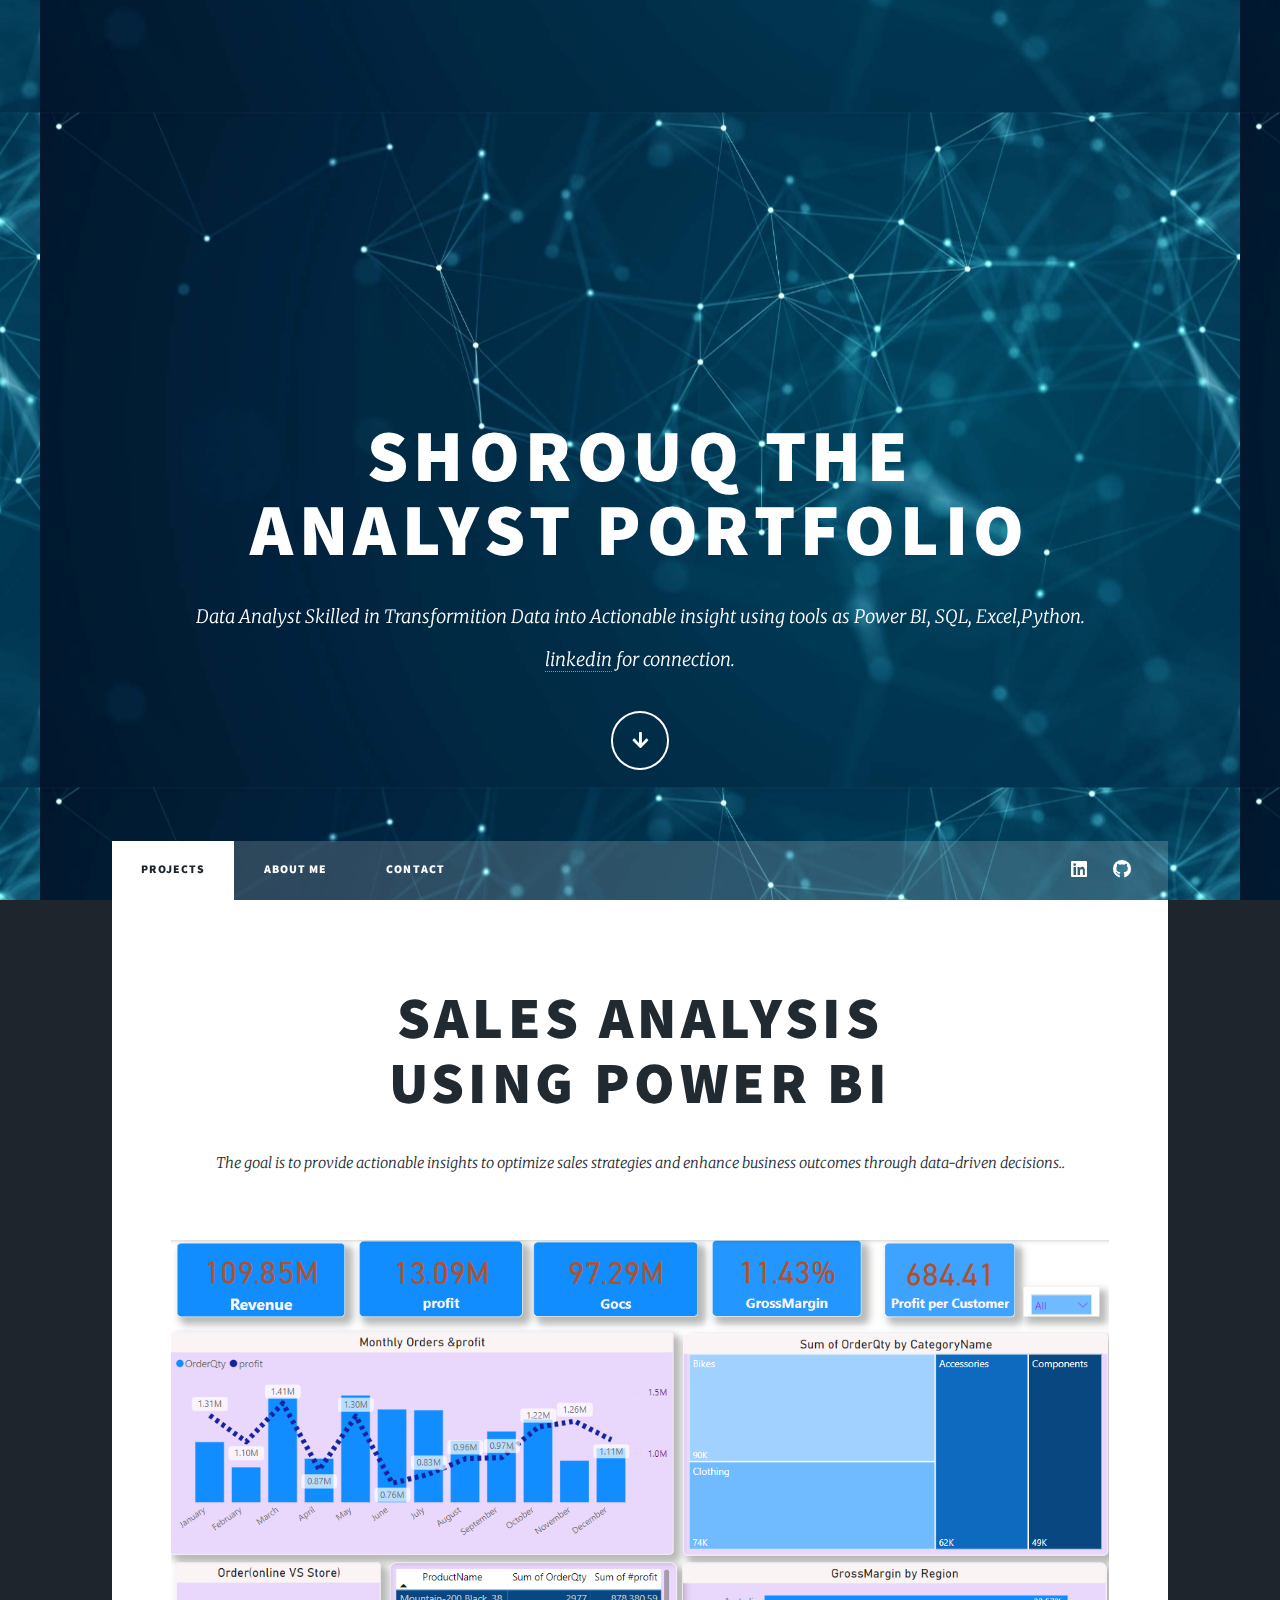
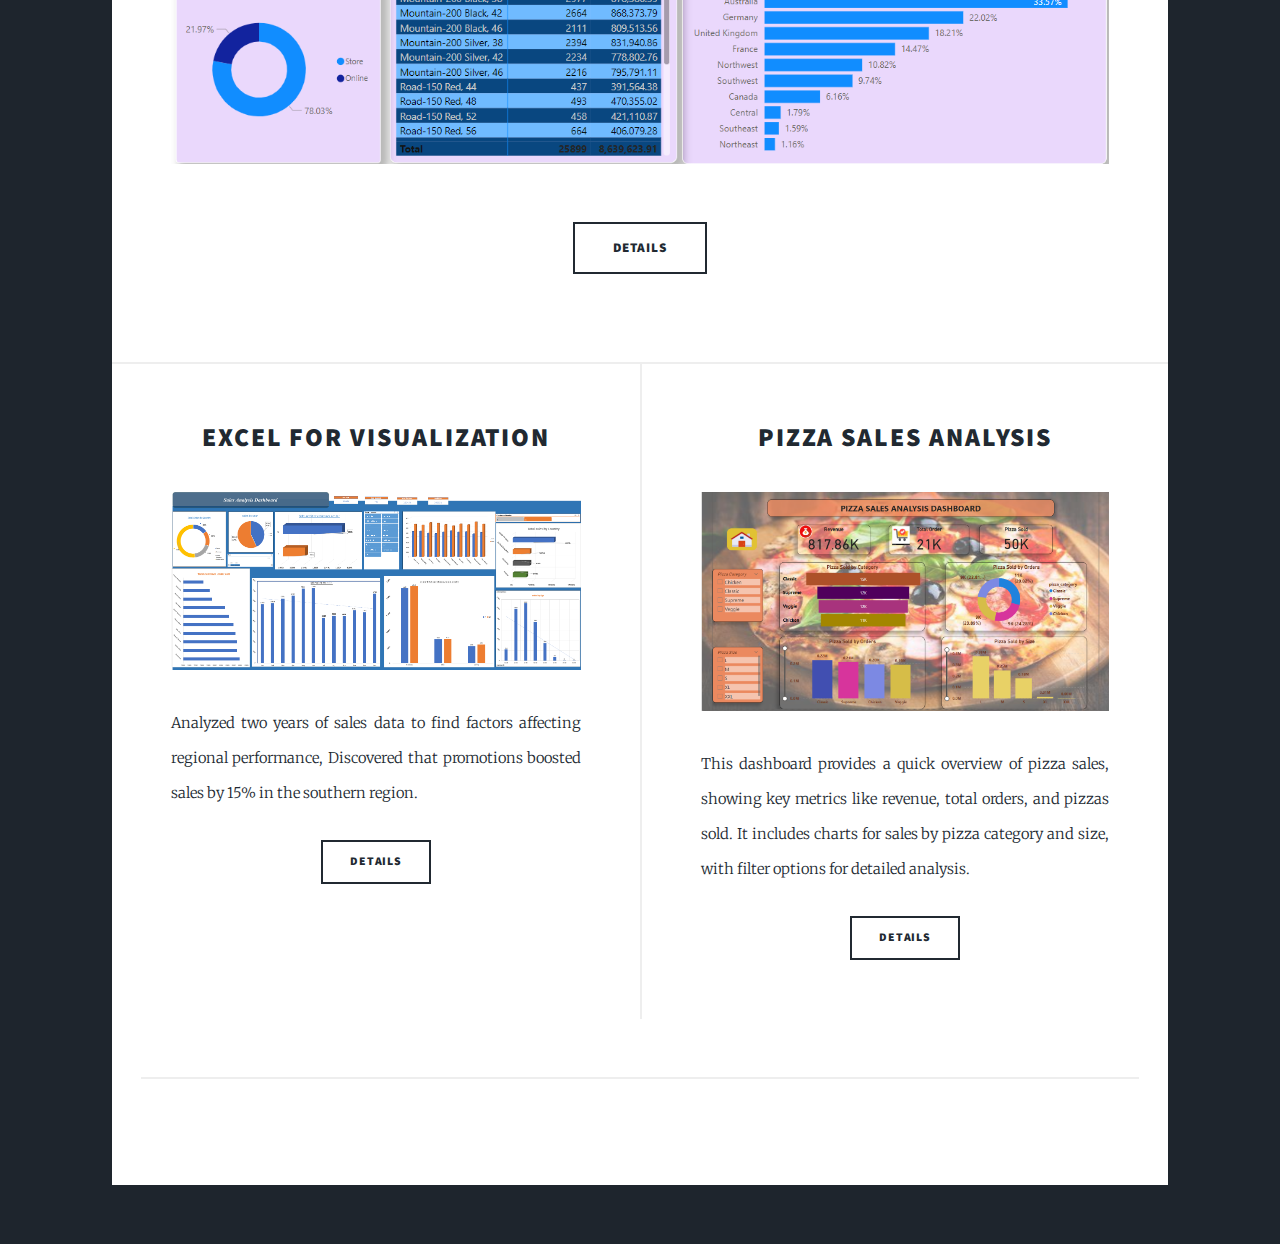
<file: index.html>
<!DOCTYPE HTML>
<html>
	<head>
		<title>Shorouk the analyst portfolio</title>
		<meta charset="utf-8" />
		<meta name="viewport" content="width=device-width, initial-scale=1, user-scalable=no" />
		<link rel="stylesheet" href="assets/css/main.css" />
		<noscript><link rel="stylesheet" href="assets/css/noscript.css" /></noscript>
	</head>
	<body class="is-preload">

		<!-- Wrapper -->
			<div id="wrapper" class="fade-in">

				<!-- Intro -->
					<div id="intro">
						<h1>Shorouq the<br />
						Analyst portfolio</h1>
						<p>Data Analyst Skilled in Transformition Data into Actionable insight using tools as Power BI, SQL, Excel,Python.<br /> 
							<a href="www.linkedin.com/in/shorouk-taha">linkedin</a> for connection.</p>
						<ul class="actions">
							<li><a href="#header" class="button icon solid solo fa-arrow-down scrolly">Continue</a></li>
						</ul>
					</div>

				<!-- Header -->
					<header id="header">
						<a href="index.html" class="logo">portfolio</a>
					</header>

				<!-- Nav -->
					<nav id="nav">
						<ul class="links">
							<li class="active"><a href="index.html">Projects</a></li>
							<li><a href="generic.html">about me</a></li>
							<li><a href="elements.html">contact</a></li>
						</ul>
						<ul class="icons">
							<li><a href="www.linkedin.com/in/shorouk-taha" class="icon brands fa-linkedin"><span class="label">LinkedIn</span></a></li>
							<li><a href="https://github.com/Shorouktaha" class="icon brands fa-github"><span class="label">GitHub</span></a></li>
						</ul>
					</nav>

				<!-- Main -->
					<div id="main">

						<!-- Featured Post -->
							<article class="post featured">
								<header class="major">
									<h2><a href="https://github.com/Shorouktaha/Adventure-database-analysis">Sales Analysis <br />
									using Power BI</a></h2>
									<p>The goal is to provide actionable insights to optimize sales strategies and enhance business outcomes through data-driven decisions..</p>
								</header>
								<a href="#" class="image main"><img src="images/adventure.png" alt="" /></a>
								<ul class="actions special">
									<li><a href="https://github.com/Shorouktaha/Adventure-database-analysis" class="button large">details</a></li>
								</ul>
							</article>

						<!-- Posts -->
							<section class="posts">
								<article>
									<header>	
										<h2><a href="https://github.com/Shorouktaha/sales-analysis">Excel for visualization</a></h2>
									</header>
									<a href="https://github.com/Shorouktaha/sales-analysis" class="image fit"><img src="images/excel.png" alt="" /></a>
									<p> Analyzed two years of sales data to find factors affecting regional performance, Discovered that promotions boosted sales by 15% in the southern region.</p>
									<ul class="actions special">
										<li><a href="https://github.com/Shorouktaha/sales-analysis" class="button">details</a></li>
									</ul>
								</article>
								<article>
									<header>
										<h2><a href="https://github.com/Shorouktaha/pizza-sales-analysis">Pizza Sales Analysis<br/></a></h2>
									</header>
									<a href="https://github.com/Shorouktaha/pizza-sales-analysis" class="image fit"><img src="images/pizza dashboaed.png" alt="" /></a>
									<p>This dashboard provides a quick overview of pizza sales, showing key metrics like revenue, total orders, and pizzas sold. It includes charts for sales by pizza category and size, with filter options for detailed analysis.</p>
									<ul class="actions special">
										<li><a href="https://github.com/Shorouktaha/pizza-sales-analysis" class="button">details</a></li>
									</ul>
								</article>
						
							</section>

						<!-- Footer -->
							<!--footer>
								<div class="pagination">
									<!!--<a href="#" class="previous">Prev</a>-->
									<!--a href="#" class="page active">1</a>
									<a href="#" class="page">2</a>
									<a href="#" class="page">3</a>
									<a href="#" class="next">Next</a>
								<!!--/div>
							<!!--/footer>

					</div>

				

				<!-- Copyright -->
					<div id="copyright">
						<ul><li>&copy;Shorouktaha</li><li>Design: <a href="https://html5up.net">HTML5 UP</a></li></ul>
					</div>

			</div>

		<!-- Scripts -->
			<script src="assets/js/jquery.min.js"></script>
			<script src="assets/js/jquery.scrollex.min.js"></script>
			<script src="assets/js/jquery.scrolly.min.js"></script>
			<script src="assets/js/browser.min.js"></script>
			<script src="assets/js/breakpoints.min.js"></script>
			<script src="assets/js/util.js"></script>
			<script src="assets/js/main.js"></script>

	</body>
</html>
</file>
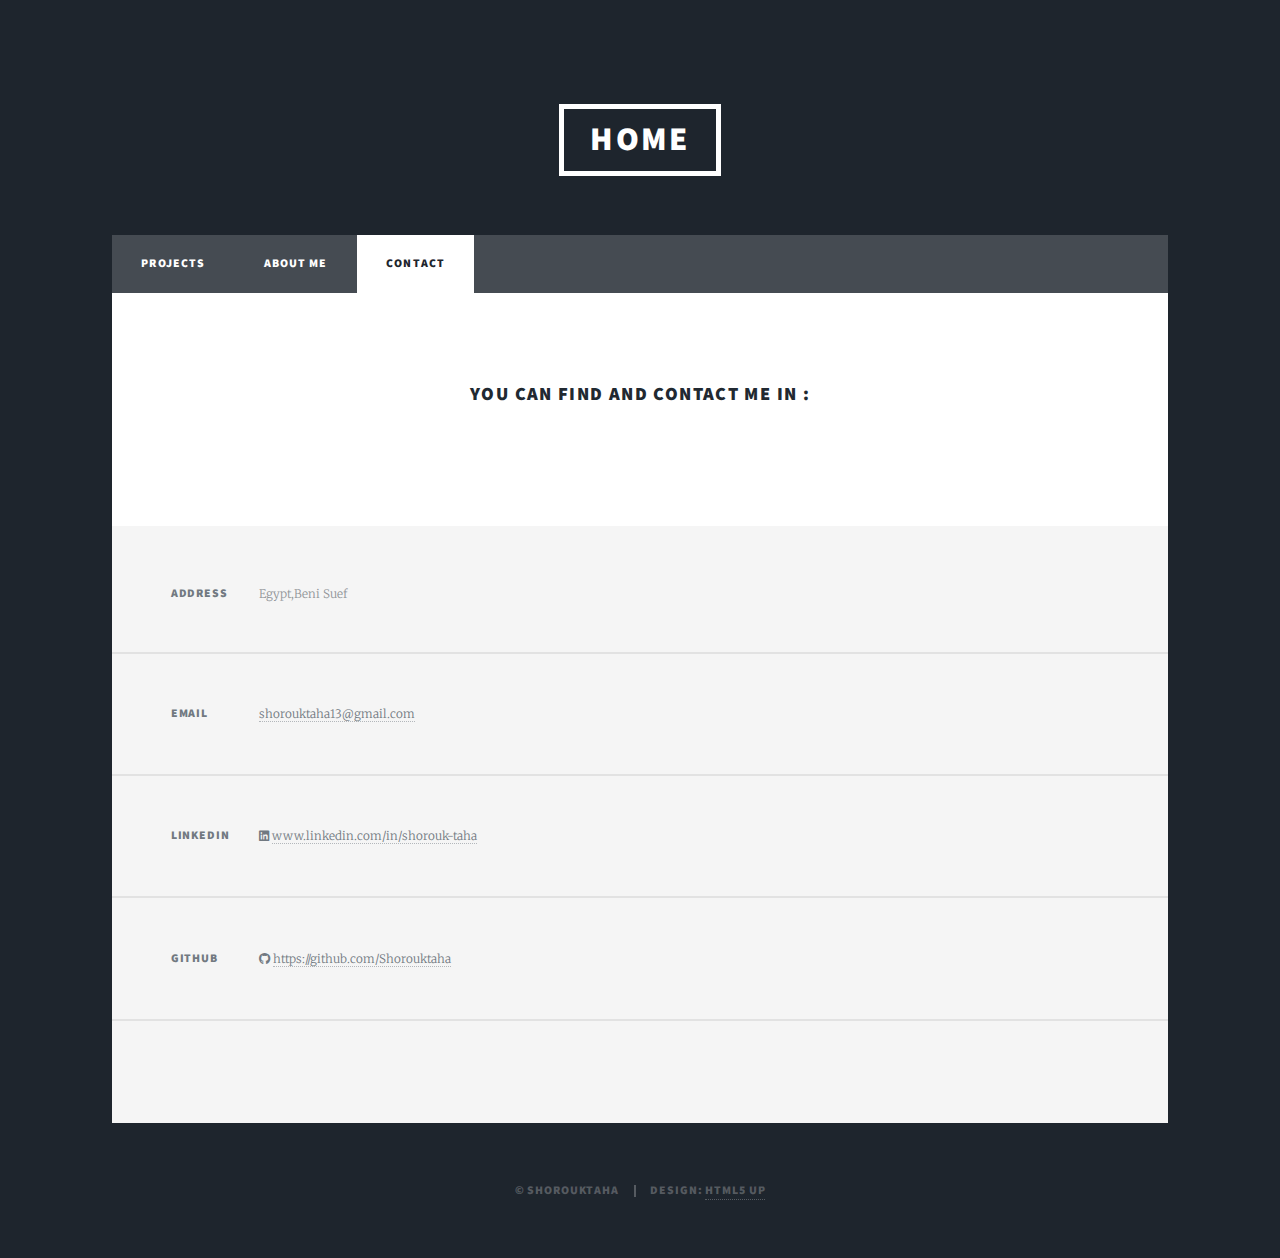
<file: elements.html>
<!DOCTYPE HTML>

<html>
	<head>
		<title>shorouk the analyst</title>
		<meta charset="utf-8" />
		<meta name="viewport" content="width=device-width, initial-scale=1, user-scalable=no" />
		<link rel="stylesheet" href="assets/css/main.css" />
		<noscript><link rel="stylesheet" href="assets/css/noscript.css" /></noscript>
	</head>
	<body class="is-preload">

			<div id="wrapper">
					<header id="header">
						<a href="index.html" class="logo">home</a>
					</header>
		
					<nav id="nav">
						<ul class="links">
							<li><a href="index.html">projects</a></li>
							<li><a href="generic.html">about me</a></li>
							<li class="active"><a href="elements.html">contact</a></li>
						</ul>
					
					</nav>

				<!-- Main -->
					<div id="main">
						<!-- Post -->
							<section class="post">
								<header class="major">
									<h3 > you can find and contact me in :</h3>
								</header>
							</section>

					</div>
					<footer id="footer">
					<section class="split contact">
						<section class="alt">
							<h3>Address</h3>
							<p>Egypt,Beni Suef<br />
							</p>
						</section>
						<section>
							<h3>Email</h3>
							<p><a href="#">shorouktaha13@gmail.com</a></p>
						</section>
						<section>
							<h3>LinkedIn</h3>
							<p><a href="www.linkedin.com/in/shorouk-taha" class="icon brands fa-linkedin"><span class="label">LinkedIn</span></a> <a href="#">www.linkedin.com/in/shorouk-taha</a></p></p>
						</section>
						<section>
							<h3>GitHub</h3>
							<p><a href="https://github.com/Shorouktaha" class="icon brands fa-github"><span class="label">GitHub</span></a> <a href="#">https://github.com/Shorouktaha</a></p></p>
						</section>
						<section>
						</footer>
				<!-- Copyright -->
					<div id="copyright">
						<ul><li>&copy; Shorouktaha</li><li>Design: <a href="https://html5up.net">HTML5 UP</a></li></ul>
					</div>

			</div>
	</body>
</html>
</file>
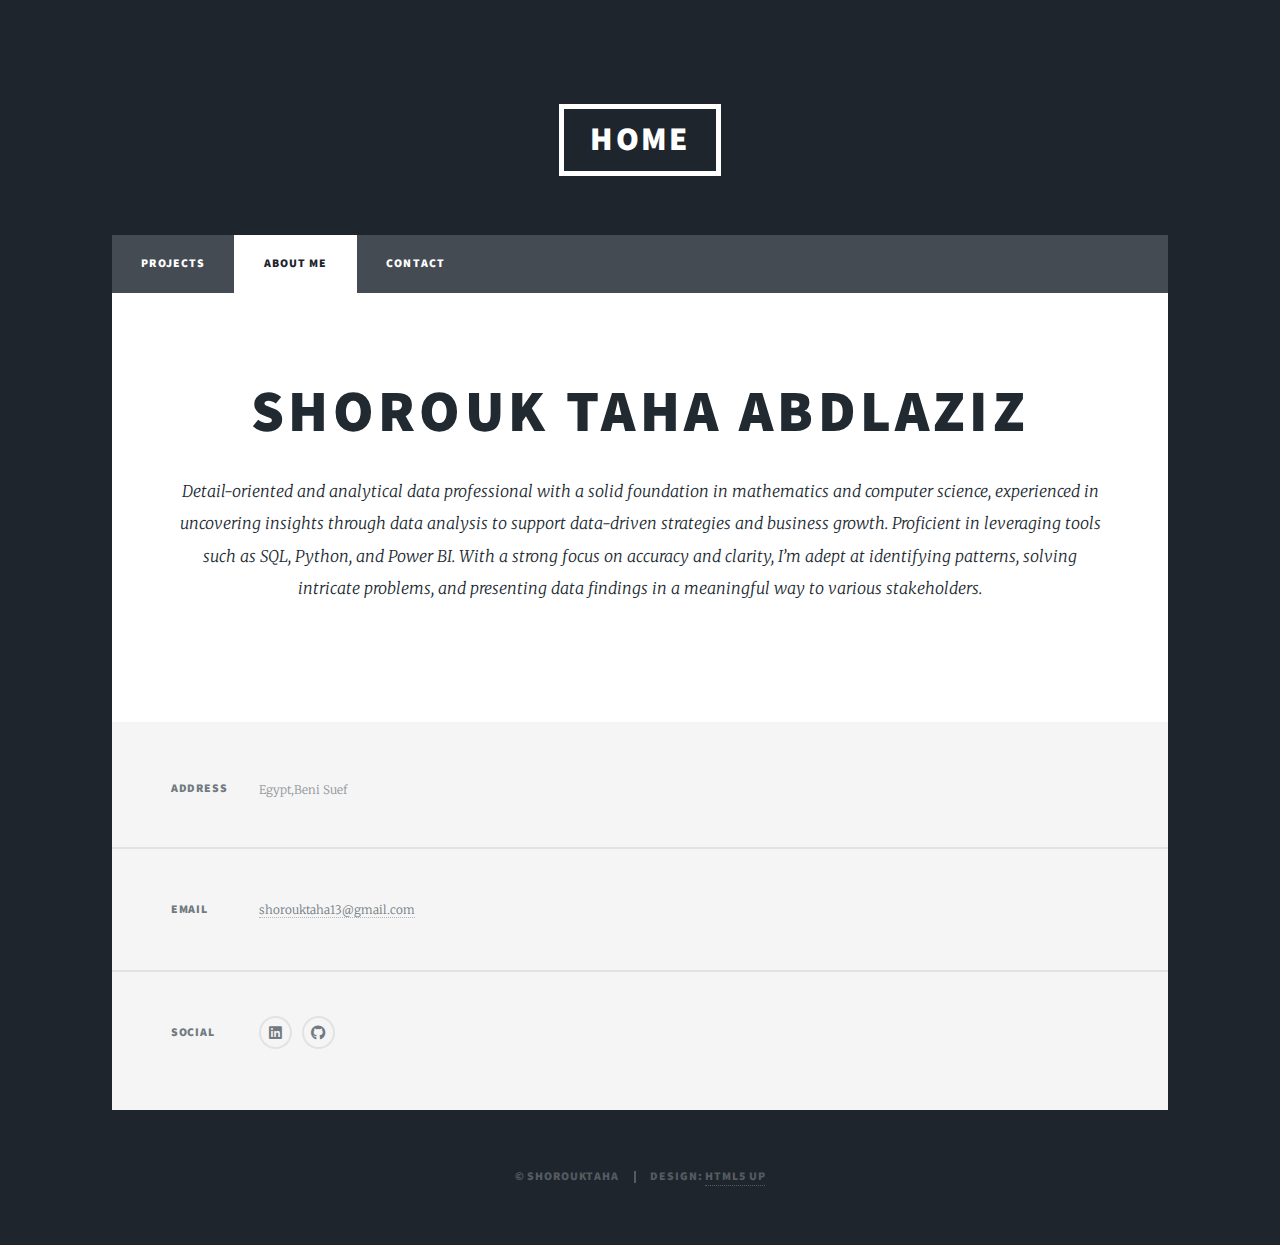
<file: generic.html>
<!DOCTYPE HTML>
<html>
	<head>
		<title>shorouk the analyst</title>
		<meta charset="utf-8" />
		<meta name="viewport" content="width=device-width, initial-scale=1, user-scalable=no" />
		<link rel="stylesheet" href="assets/css/main.css" />
		<noscript><link rel="stylesheet" href="assets/css/noscript.css" /></noscript>
	</head>
	<body class="is-preload">

		<!-- Wrapper -->
			<div id="wrapper">

				<!-- Header -->
					<header id="header">
						<a href="index.html" class="logo">home</a>
					</header>

				<!-- Nav -->
					<nav id="nav">
						<ul class="links">
							<li><a href="index.html">projects</a></li>
							<li class="active"><a href="generic.html">about me </a></li>
							<li><a href="elements.html">contact</a></li>
						</ul>
						
					</nav>

				<!-- Main -->
					<div id="main">

						<!-- Post -->
							<section class="post">
								<header class="major">
									<h1>Shorouk Taha Abdlaziz </h1>
									<p>Detail-oriented and analytical data professional with a solid foundation in mathematics and computer
										science, experienced in uncovering insights through data analysis to support data-driven strategies
										and business growth. Proficient in leveraging tools such as SQL, Python, and Power BI. With a strong
										focus on accuracy and clarity, I’m adept at identifying patterns, solving intricate problems, and
										presenting data findings in a meaningful way to various stakeholders.</p>
								</header>								
							</section>
					</div>

				<!-- Footer -->
					<footer id="footer">
						
						<section class="split contact">
							<section class="alt">
								<h3>Address</h3>
								<p>Egypt,Beni Suef<br />
								</p>
							</section>
							<section>
								<h3>Email</h3>
								<p><a href="#">shorouktaha13@gmail.com</a></p>
							</section>
							<section>
								<h3>Social</h3>
								<ul class="icons alt">
									<li><a href="www.linkedin.com/in/shorouk-taha" class="icon brands fa-linkedin"><span class="label">LinkedIn</span></a></li>
							<li><a href="https://github.com/Shorouktaha" class="icon brands fa-github"><span class="label">GitHub</span></a></li>
								</ul>
							</section>
						</section>
					</footer>

				<!-- Copyright -->
					<div id="copyright">
						<ul><li>&copy; Shorouktaha</li><li>Design: <a href="https://html5up.net">HTML5 UP</a></li></ul>
					</div>

			</div>


	</body>
</html>
</file>
<file: assets/css/main.css>
@import url(fontawesome-all.min.css);
@import url("https://fonts.googleapis.com/css?family=Merriweather:300,700,300italic,700italic|Source+Sans+Pro:900");

/*
	Massively by HTML5 UP
	html5up.net | @ajlkn
	Free for personal and commercial use under the CCA 3.0 license (html5up.net/license)
*/

html, body, div, span, applet, object,
iframe, h1, h2, h3, h4, h5, h6, p, blockquote,
pre, a, abbr, acronym, address, big, cite,
code, del, dfn, em, img, ins, kbd, q, s, samp,
small, strike, strong, sub, sup, tt, var, b,
u, i, center, dl, dt, dd, ol, ul, li, fieldset,
form, label, legend, table, caption, tbody,
tfoot, thead, tr, th, td, article, aside,
canvas, details, embed, figure, figcaption,
footer, header, hgroup, menu, nav, output, ruby,
section, summary, time, mark, audio, video {
	margin: 0;
	padding: 0;
	border: 0;
	font-size: 100%;
	font: inherit;
	vertical-align: baseline;}

article, aside, details, figcaption, figure,
footer, header, hgroup, menu, nav, section {
	display: block;}

body {
	line-height: 1;
}

ol, ul {
	list-style: none;
}

blockquote, q {
	quotes: none;
}

	blockquote:before, blockquote:after, q:before, q:after {
		content: '';
		content: none;
	}

table {
	border-collapse: collapse;
	border-spacing: 0;
}

body {
	-webkit-text-size-adjust: none;
}

mark {
	background-color: transparent;
	color: inherit;
}

input::-moz-focus-inner {
	border: 0;
	padding: 0;
}

input, select, textarea {
	-moz-appearance: none;
	-webkit-appearance: none;
	-ms-appearance: none;
	appearance: none;
}

/* Basic */

	@-ms-viewport {
		width: device-width;
	}

	body {
		-ms-overflow-style: scrollbar;
	}

	@media screen and (max-width: 480px) {

		html, body {
			min-width: 320px;
		}

	}

	html {
		box-sizing: border-box;
	}

	*, *:before, *:after {
		box-sizing: inherit;
	}

	body {
		background-color: #1e252d;
	}

		body.is-preload *, body.is-preload *:before, body.is-preload *:after {
			-moz-animation: none !important;
			-webkit-animation: none !important;
			-ms-animation: none !important;
			animation: none !important;
			-moz-transition: none !important;
			-webkit-transition: none !important;
			-ms-transition: none !important;
			transition: none !important;
		}

/* Type */

	html {
		font-size: 16pt;
	}

		@media screen and (max-width: 1680px) {

			html {
				font-size: 12pt;
			}

		}

		@media screen and (max-width: 1280px) {

			html {
				font-size: 11pt;
			}

		}

		@media screen and (max-width: 360px) {

			html {
				font-size: 10pt;
			}

		}

	body {
		color: #212931;
	}

	body, input, select, textarea {
		font-family: "Merriweather", Georgia, serif;
		font-weight: 300;
		font-size: 1rem;
		line-height: 2.375;
	}

	a {
		-moz-transition: color 0.2s ease-in-out, background-color 0.2s ease-in-out, border-color 0.2s ease-in-out, box-shadow 0.2s ease-in-out;
		-webkit-transition: color 0.2s ease-in-out, background-color 0.2s ease-in-out, border-color 0.2s ease-in-out, box-shadow 0.2s ease-in-out;
		-ms-transition: color 0.2s ease-in-out, background-color 0.2s ease-in-out, border-color 0.2s ease-in-out, box-shadow 0.2s ease-in-out;
		transition: color 0.2s ease-in-out, background-color 0.2s ease-in-out, border-color 0.2s ease-in-out, box-shadow 0.2s ease-in-out;
		border-bottom: dotted 1px;
		text-decoration: none;
	}

		a:hover {
			border-bottom-color: transparent;
		}

	strong, b {
		font-weight: 600;
	}

	em, i {
		font-style: italic;
	}

	p {
		text-align: justify;
		margin: 0 0 2rem 0;
	}

	h1, h2, h3, h4, h5, h6 {
		font-family: "Source Sans Pro", Helvetica, sans-serif;
		font-weight: 900;
		line-height: 1.5;
		letter-spacing: 0.075em;
		text-transform: uppercase;
		margin: 0 0 1rem 0;
	}

		h1 a, h2 a, h3 a, h4 a, h5 a, h6 a {
			border-bottom: 0;
			color: inherit;
			text-decoration: none;
		}

	h1 {
		font-size: 4rem;
		line-height: 1.1;
		margin: 0 0 2rem 0;
	}

	h2 {
		font-size: 1.75rem;
		line-height: 1.3;
		margin: 0 0 1.5rem 0;
	}

	h3 {
		font-size: 1.25rem;
		margin: 0 0 1.5rem 0;
	}

	h4 {
		font-size: 1rem;
	}

	h5 {
		font-size: 0.9rem;
	}

	h6 {
		font-size: 0.8rem;
	}

	sub {
		font-size: 0.8rem;
		position: relative;
		top: 0.5rem;
	}

	sup {
		font-size: 0.8rem;
		position: relative;
		top: -0.5rem;
	}

	blockquote {
		border-left: solid 4px;
		font-style: italic;
		margin: 0 0 2rem 0;
		padding: 0.5rem 0 0.5rem 2rem;
	}

	code {
		border: solid 2px;
		font-family: "Courier New", monospace;
		font-size: 0.9rem;
		margin: 0 0.25rem;
		padding: 0.25rem 0.65rem;
	}

	pre {
		-webkit-overflow-scrolling: touch;
		font-family: "Courier New", monospace;
		font-size: 0.9rem;
		margin: 0 0 2rem 0;
	}

		pre code {
			display: block;
			line-height: 1.75;
			padding: 1rem 1.5rem;
			overflow-x: auto;
		}

	hr {
		border: 0;
		border-bottom: solid 2px;
		margin: 3rem 0;
	}

		hr.major {
			margin: 5rem 0;
		}

	.align-left {
		text-align: left;
	}

	.align-center {
		text-align: center;
	}

	.align-right {
		text-align: right;
	}

	input, select, textarea {
		color: #212931;
	}

	a {
		color: #212931;
		border-bottom-color: rgba(33, 41, 49, 0.5);
	}

		a:hover {
			border-bottom-color: transparent;
			color: #18bfef !important;
		}

	strong, b {
		color: #212931;
	}

	h1, h2, h3, h4, h5, h6 {
		color: #212931;
	}

	blockquote {
		border-left-color: #eeeeee;
	}

	code {
		background: rgba(220, 220, 220, 0.25);
		border-color: #eeeeee;
	}

	hr {
		border-bottom-color: #eeeeee;
	}

/* Row */

	.row {
		display: flex;
		flex-wrap: wrap;
		box-sizing: border-box;
		align-items: stretch;
	}

		.row > * {
			box-sizing: border-box;
		}

		.row.gtr-uniform > * > :last-child {
			margin-bottom: 0;
		}

		.row.aln-left {
			justify-content: flex-start;
		}

		.row.aln-center {
			justify-content: center;
		}

		.row.aln-right {
			justify-content: flex-end;
		}

		.row.aln-top {
			align-items: flex-start;
		}

		.row.aln-middle {
			align-items: center;
		}

		.row.aln-bottom {
			align-items: flex-end;
		}

		.row > .imp {
			order: -1;
		}

		.row > .col-1 {
			width: 8.33333%;
		}

		.row > .off-1 {
			margin-left: 8.33333%;
		}

		.row > .col-2 {
			width: 16.66667%;
		}

		.row > .off-2 {
			margin-left: 16.66667%;
		}

		.row > .col-3 {
			width: 25%;
		}

		.row > .off-3 {
			margin-left: 25%;
		}

		.row > .col-4 {
			width: 33.33333%;
		}

		.row > .off-4 {
			margin-left: 33.33333%;
		}

		.row > .col-5 {
			width: 41.66667%;
		}

		.row > .off-5 {
			margin-left: 41.66667%;
		}

		.row > .col-6 {
			width: 50%;
		}

		.row > .off-6 {
			margin-left: 50%;
		}

		.row > .col-7 {
			width: 58.33333%;
		}

		.row > .off-7 {
			margin-left: 58.33333%;
		}

		.row > .col-8 {
			width: 66.66667%;
		}

		.row > .off-8 {
			margin-left: 66.66667%;
		}

		.row > .col-9 {
			width: 75%;
		}

		.row > .off-9 {
			margin-left: 75%;
		}

		.row > .col-10 {
			width: 83.33333%;
		}

		.row > .off-10 {
			margin-left: 83.33333%;
		}

		.row > .col-11 {
			width: 91.66667%;
		}

		.row > .off-11 {
			margin-left: 91.66667%;
		}

		.row > .col-12 {
			width: 100%;
		}

		.row > .off-12 {
			margin-left: 100%;
		}

		.row.gtr-0 {
			margin-top: 0;
			margin-left: 0rem;
		}

			.row.gtr-0 > * {
				padding: 0 0 0 0rem;
			}

			.row.gtr-0.gtr-uniform {
				margin-top: 0rem;
			}

				.row.gtr-0.gtr-uniform > * {
					padding-top: 0rem;
				}

		.row.gtr-25 {
			margin-top: 0;
			margin-left: -0.375rem;
		}

			.row.gtr-25 > * {
				padding: 0 0 0 0.375rem;
			}

			.row.gtr-25.gtr-uniform {
				margin-top: -0.375rem;
			}

				.row.gtr-25.gtr-uniform > * {
					padding-top: 0.375rem;
				}

		.row.gtr-50 {
			margin-top: 0;
			margin-left: -0.75rem;
		}

			.row.gtr-50 > * {
				padding: 0 0 0 0.75rem;
			}

			.row.gtr-50.gtr-uniform {
				margin-top: -0.75rem;
			}

				.row.gtr-50.gtr-uniform > * {
					padding-top: 0.75rem;
				}

		.row {
			margin-top: 0;
			margin-left: -1.5rem;
		}

			.row > * {
				padding: 0 0 0 1.5rem;
			}

			.row.gtr-uniform {
				margin-top: -1.5rem;
			}

				.row.gtr-uniform > * {
					padding-top: 1.5rem;
				}

		.row.gtr-150 {
			margin-top: 0;
			margin-left: -2.25rem;
		}

			.row.gtr-150 > * {
				padding: 0 0 0 2.25rem;
			}

			.row.gtr-150.gtr-uniform {
				margin-top: -2.25rem;
			}

				.row.gtr-150.gtr-uniform > * {
					padding-top: 2.25rem;
				}

		.row.gtr-200 {
			margin-top: 0;
			margin-left: -3rem;
		}

			.row.gtr-200 > * {
				padding: 0 0 0 3rem;
			}

			.row.gtr-200.gtr-uniform {
				margin-top: -3rem;
			}

				.row.gtr-200.gtr-uniform > * {
					padding-top: 3rem;
				}

		@media screen and (max-width: 1680px) {

			.row {
				display: flex;
				flex-wrap: wrap;
				box-sizing: border-box;
				align-items: stretch;
			}

				.row > * {
					box-sizing: border-box;
				}

				.row.gtr-uniform > * > :last-child {
					margin-bottom: 0;
				}

				.row.aln-left {
					justify-content: flex-start;
				}

				.row.aln-center {
					justify-content: center;
				}

				.row.aln-right {
					justify-content: flex-end;
				}

				.row.aln-top {
					align-items: flex-start;
				}

				.row.aln-middle {
					align-items: center;
				}

				.row.aln-bottom {
					align-items: flex-end;
				}

				.row > .imp-xlarge {
					order: -1;
				}

				.row > .col-1-xlarge {
					width: 8.33333%;
				}

				.row > .off-1-xlarge {
					margin-left: 8.33333%;
				}

				.row > .col-2-xlarge {
					width: 16.66667%;
				}

				.row > .off-2-xlarge {
					margin-left: 16.66667%;
				}

				.row > .col-3-xlarge {
					width: 25%;
				}

				.row > .off-3-xlarge {
					margin-left: 25%;
				}

				.row > .col-4-xlarge {
					width: 33.33333%;
				}

				.row > .off-4-xlarge {
					margin-left: 33.33333%;
				}

				.row > .col-5-xlarge {
					width: 41.66667%;
				}

				.row > .off-5-xlarge {
					margin-left: 41.66667%;
				}

				.row > .col-6-xlarge {
					width: 50%;
				}

				.row > .off-6-xlarge {
					margin-left: 50%;
				}

				.row > .col-7-xlarge {
					width: 58.33333%;
				}

				.row > .off-7-xlarge {
					margin-left: 58.33333%;
				}

				.row > .col-8-xlarge {
					width: 66.66667%;
				}

				.row > .off-8-xlarge {
					margin-left: 66.66667%;
				}

				.row > .col-9-xlarge {
					width: 75%;
				}

				.row > .off-9-xlarge {
					margin-left: 75%;
				}

				.row > .col-10-xlarge {
					width: 83.33333%;
				}

				.row > .off-10-xlarge {
					margin-left: 83.33333%;
				}

				.row > .col-11-xlarge {
					width: 91.66667%;
				}

				.row > .off-11-xlarge {
					margin-left: 91.66667%;
				}

				.row > .col-12-xlarge {
					width: 100%;
				}

				.row > .off-12-xlarge {
					margin-left: 100%;
				}

				.row.gtr-0 {
					margin-top: 0;
					margin-left: 0rem;
				}

					.row.gtr-0 > * {
						padding: 0 0 0 0rem;
					}

					.row.gtr-0.gtr-uniform {
						margin-top: 0rem;
					}

						.row.gtr-0.gtr-uniform > * {
							padding-top: 0rem;
						}

				.row.gtr-25 {
					margin-top: 0;
					margin-left: -0.375rem;
				}

					.row.gtr-25 > * {
						padding: 0 0 0 0.375rem;
					}

					.row.gtr-25.gtr-uniform {
						margin-top: -0.375rem;
					}

						.row.gtr-25.gtr-uniform > * {
							padding-top: 0.375rem;
						}

				.row.gtr-50 {
					margin-top: 0;
					margin-left: -0.75rem;
				}

					.row.gtr-50 > * {
						padding: 0 0 0 0.75rem;
					}

					.row.gtr-50.gtr-uniform {
						margin-top: -0.75rem;
					}

						.row.gtr-50.gtr-uniform > * {
							padding-top: 0.75rem;
						}

				.row {
					margin-top: 0;
					margin-left: -1.5rem;
				}

					.row > * {
						padding: 0 0 0 1.5rem;
					}

					.row.gtr-uniform {
						margin-top: -1.5rem;
					}

						.row.gtr-uniform > * {
							padding-top: 1.5rem;
						}

				.row.gtr-150 {
					margin-top: 0;
					margin-left: -2.25rem;
				}

					.row.gtr-150 > * {
						padding: 0 0 0 2.25rem;
					}

					.row.gtr-150.gtr-uniform {
						margin-top: -2.25rem;
					}

						.row.gtr-150.gtr-uniform > * {
							padding-top: 2.25rem;
						}

				.row.gtr-200 {
					margin-top: 0;
					margin-left: -3rem;
				}

					.row.gtr-200 > * {
						padding: 0 0 0 3rem;
					}

					.row.gtr-200.gtr-uniform {
						margin-top: -3rem;
					}

						.row.gtr-200.gtr-uniform > * {
							padding-top: 3rem;
						}

		}

		@media screen and (max-width: 1280px) {

			.row {
				display: flex;
				flex-wrap: wrap;
				box-sizing: border-box;
				align-items: stretch;
			}

				.row > * {
					box-sizing: border-box;
				}

				.row.gtr-uniform > * > :last-child {
					margin-bottom: 0;
				}

				.row.aln-left {
					justify-content: flex-start;
				}

				.row.aln-center {
					justify-content: center;
				}

				.row.aln-right {
					justify-content: flex-end;
				}

				.row.aln-top {
					align-items: flex-start;
				}

				.row.aln-middle {
					align-items: center;
				}

				.row.aln-bottom {
					align-items: flex-end;
				}

				.row > .imp-large {
					order: -1;
				}

				.row > .col-1-large {
					width: 8.33333%;
				}

				.row > .off-1-large {
					margin-left: 8.33333%;
				}

				.row > .col-2-large {
					width: 16.66667%;
				}

				.row > .off-2-large {
					margin-left: 16.66667%;
				}

				.row > .col-3-large {
					width: 25%;
				}

				.row > .off-3-large {
					margin-left: 25%;
				}

				.row > .col-4-large {
					width: 33.33333%;
				}

				.row > .off-4-large {
					margin-left: 33.33333%;
				}

				.row > .col-5-large {
					width: 41.66667%;
				}

				.row > .off-5-large {
					margin-left: 41.66667%;
				}

				.row > .col-6-large {
					width: 50%;
				}

				.row > .off-6-large {
					margin-left: 50%;
				}

				.row > .col-7-large {
					width: 58.33333%;
				}

				.row > .off-7-large {
					margin-left: 58.33333%;
				}

				.row > .col-8-large {
					width: 66.66667%;
				}

				.row > .off-8-large {
					margin-left: 66.66667%;
				}

				.row > .col-9-large {
					width: 75%;
				}

				.row > .off-9-large {
					margin-left: 75%;
				}

				.row > .col-10-large {
					width: 83.33333%;
				}

				.row > .off-10-large {
					margin-left: 83.33333%;
				}

				.row > .col-11-large {
					width: 91.66667%;
				}

				.row > .off-11-large {
					margin-left: 91.66667%;
				}

				.row > .col-12-large {
					width: 100%;
				}

				.row > .off-12-large {
					margin-left: 100%;
				}

				.row.gtr-0 {
					margin-top: 0;
					margin-left: 0rem;
				}

					.row.gtr-0 > * {
						padding: 0 0 0 0rem;
					}

					.row.gtr-0.gtr-uniform {
						margin-top: 0rem;
					}

						.row.gtr-0.gtr-uniform > * {
							padding-top: 0rem;
						}

				.row.gtr-25 {
					margin-top: 0;
					margin-left: -0.375rem;
				}

					.row.gtr-25 > * {
						padding: 0 0 0 0.375rem;
					}

					.row.gtr-25.gtr-uniform {
						margin-top: -0.375rem;
					}

						.row.gtr-25.gtr-uniform > * {
							padding-top: 0.375rem;
						}

				.row.gtr-50 {
					margin-top: 0;
					margin-left: -0.75rem;
				}

					.row.gtr-50 > * {
						padding: 0 0 0 0.75rem;
					}

					.row.gtr-50.gtr-uniform {
						margin-top: -0.75rem;
					}

						.row.gtr-50.gtr-uniform > * {
							padding-top: 0.75rem;
						}

				.row {
					margin-top: 0;
					margin-left: -1.5rem;
				}

					.row > * {
						padding: 0 0 0 1.5rem;
					}

					.row.gtr-uniform {
						margin-top: -1.5rem;
					}

						.row.gtr-uniform > * {
							padding-top: 1.5rem;
						}

				.row.gtr-150 {
					margin-top: 0;
					margin-left: -2.25rem;
				}

					.row.gtr-150 > * {
						padding: 0 0 0 2.25rem;
					}

					.row.gtr-150.gtr-uniform {
						margin-top: -2.25rem;
					}

						.row.gtr-150.gtr-uniform > * {
							padding-top: 2.25rem;
						}

				.row.gtr-200 {
					margin-top: 0;
					margin-left: -3rem;
				}

					.row.gtr-200 > * {
						padding: 0 0 0 3rem;
					}

					.row.gtr-200.gtr-uniform {
						margin-top: -3rem;
					}

						.row.gtr-200.gtr-uniform > * {
							padding-top: 3rem;
						}

		}

		@media screen and (max-width: 980px) {

			.row {
				display: flex;
				flex-wrap: wrap;
				box-sizing: border-box;
				align-items: stretch;
			}

				.row > * {
					box-sizing: border-box;
				}

				.row.gtr-uniform > * > :last-child {
					margin-bottom: 0;
				}

				.row.aln-left {
					justify-content: flex-start;
				}

				.row.aln-center {
					justify-content: center;
				}

				.row.aln-right {
					justify-content: flex-end;
				}

				.row.aln-top {
					align-items: flex-start;
				}

				.row.aln-middle {
					align-items: center;
				}

				.row.aln-bottom {
					align-items: flex-end;
				}

				.row > .imp-medium {
					order: -1;
				}

				.row > .col-1-medium {
					width: 8.33333%;
				}

				.row > .off-1-medium {
					margin-left: 8.33333%;
				}

				.row > .col-2-medium {
					width: 16.66667%;
				}

				.row > .off-2-medium {
					margin-left: 16.66667%;
				}

				.row > .col-3-medium {
					width: 25%;
				}

				.row > .off-3-medium {
					margin-left: 25%;
				}

				.row > .col-4-medium {
					width: 33.33333%;
				}

				.row > .off-4-medium {
					margin-left: 33.33333%;
				}

				.row > .col-5-medium {
					width: 41.66667%;
				}

				.row > .off-5-medium {
					margin-left: 41.66667%;
				}

				.row > .col-6-medium {
					width: 50%;
				}

				.row > .off-6-medium {
					margin-left: 50%;
				}

				.row > .col-7-medium {
					width: 58.33333%;
				}

				.row > .off-7-medium {
					margin-left: 58.33333%;
				}

				.row > .col-8-medium {
					width: 66.66667%;
				}

				.row > .off-8-medium {
					margin-left: 66.66667%;
				}

				.row > .col-9-medium {
					width: 75%;
				}

				.row > .off-9-medium {
					margin-left: 75%;
				}

				.row > .col-10-medium {
					width: 83.33333%;
				}

				.row > .off-10-medium {
					margin-left: 83.33333%;
				}

				.row > .col-11-medium {
					width: 91.66667%;
				}

				.row > .off-11-medium {
					margin-left: 91.66667%;
				}

				.row > .col-12-medium {
					width: 100%;
				}

				.row > .off-12-medium {
					margin-left: 100%;
				}

				.row.gtr-0 {
					margin-top: 0;
					margin-left: 0rem;
				}

					.row.gtr-0 > * {
						padding: 0 0 0 0rem;
					}

					.row.gtr-0.gtr-uniform {
						margin-top: 0rem;
					}

						.row.gtr-0.gtr-uniform > * {
							padding-top: 0rem;
						}

				.row.gtr-25 {
					margin-top: 0;
					margin-left: -0.375rem;
				}

					.row.gtr-25 > * {
						padding: 0 0 0 0.375rem;
					}

					.row.gtr-25.gtr-uniform {
						margin-top: -0.375rem;
					}

						.row.gtr-25.gtr-uniform > * {
							padding-top: 0.375rem;
						}

				.row.gtr-50 {
					margin-top: 0;
					margin-left: -0.75rem;
				}

					.row.gtr-50 > * {
						padding: 0 0 0 0.75rem;
					}

					.row.gtr-50.gtr-uniform {
						margin-top: -0.75rem;
					}

						.row.gtr-50.gtr-uniform > * {
							padding-top: 0.75rem;
						}

				.row {
					margin-top: 0;
					margin-left: -1.5rem;
				}

					.row > * {
						padding: 0 0 0 1.5rem;
					}

					.row.gtr-uniform {
						margin-top: -1.5rem;
					}

						.row.gtr-uniform > * {
							padding-top: 1.5rem;
						}

				.row.gtr-150 {
					margin-top: 0;
					margin-left: -2.25rem;
				}

					.row.gtr-150 > * {
						padding: 0 0 0 2.25rem;
					}

					.row.gtr-150.gtr-uniform {
						margin-top: -2.25rem;
					}

						.row.gtr-150.gtr-uniform > * {
							padding-top: 2.25rem;
						}

				.row.gtr-200 {
					margin-top: 0;
					margin-left: -3rem;
				}

					.row.gtr-200 > * {
						padding: 0 0 0 3rem;
					}

					.row.gtr-200.gtr-uniform {
						margin-top: -3rem;
					}

						.row.gtr-200.gtr-uniform > * {
							padding-top: 3rem;
						}

		}

		@media screen and (max-width: 736px) {

			.row {
				display: flex;
				flex-wrap: wrap;
				box-sizing: border-box;
				align-items: stretch;
			}

				.row > * {
					box-sizing: border-box;
				}

				.row.gtr-uniform > * > :last-child {
					margin-bottom: 0;
				}

				.row.aln-left {
					justify-content: flex-start;
				}

				.row.aln-center {
					justify-content: center;
				}

				.row.aln-right {
					justify-content: flex-end;
				}

				.row.aln-top {
					align-items: flex-start;
				}

				.row.aln-middle {
					align-items: center;
				}

				.row.aln-bottom {
					align-items: flex-end;
				}

				.row > .imp-small {
					order: -1;
				}

				.row > .col-1-small {
					width: 8.33333%;
				}

				.row > .off-1-small {
					margin-left: 8.33333%;
				}

				.row > .col-2-small {
					width: 16.66667%;
				}

				.row > .off-2-small {
					margin-left: 16.66667%;
				}

				.row > .col-3-small {
					width: 25%;
				}

				.row > .off-3-small {
					margin-left: 25%;
				}

				.row > .col-4-small {
					width: 33.33333%;
				}

				.row > .off-4-small {
					margin-left: 33.33333%;
				}

				.row > .col-5-small {
					width: 41.66667%;
				}

				.row > .off-5-small {
					margin-left: 41.66667%;
				}

				.row > .col-6-small {
					width: 50%;
				}

				.row > .off-6-small {
					margin-left: 50%;
				}

				.row > .col-7-small {
					width: 58.33333%;
				}

				.row > .off-7-small {
					margin-left: 58.33333%;
				}

				.row > .col-8-small {
					width: 66.66667%;
				}

				.row > .off-8-small {
					margin-left: 66.66667%;
				}

				.row > .col-9-small {
					width: 75%;
				}

				.row > .off-9-small {
					margin-left: 75%;
				}

				.row > .col-10-small {
					width: 83.33333%;
				}

				.row > .off-10-small {
					margin-left: 83.33333%;
				}

				.row > .col-11-small {
					width: 91.66667%;
				}

				.row > .off-11-small {
					margin-left: 91.66667%;
				}

				.row > .col-12-small {
					width: 100%;
				}

				.row > .off-12-small {
					margin-left: 100%;
				}

				.row.gtr-0 {
					margin-top: 0;
					margin-left: 0rem;
				}

					.row.gtr-0 > * {
						padding: 0 0 0 0rem;
					}

					.row.gtr-0.gtr-uniform {
						margin-top: 0rem;
					}

						.row.gtr-0.gtr-uniform > * {
							padding-top: 0rem;
						}

				.row.gtr-25 {
					margin-top: 0;
					margin-left: -0.375rem;
				}

					.row.gtr-25 > * {
						padding: 0 0 0 0.375rem;
					}

					.row.gtr-25.gtr-uniform {
						margin-top: -0.375rem;
					}

						.row.gtr-25.gtr-uniform > * {
							padding-top: 0.375rem;
						}

				.row.gtr-50 {
					margin-top: 0;
					margin-left: -0.75rem;
				}

					.row.gtr-50 > * {
						padding: 0 0 0 0.75rem;
					}

					.row.gtr-50.gtr-uniform {
						margin-top: -0.75rem;
					}

						.row.gtr-50.gtr-uniform > * {
							padding-top: 0.75rem;
						}

				.row {
					margin-top: 0;
					margin-left: -1.5rem;
				}

					.row > * {
						padding: 0 0 0 1.5rem;
					}

					.row.gtr-uniform {
						margin-top: -1.5rem;
					}

						.row.gtr-uniform > * {
							padding-top: 1.5rem;
						}

				.row.gtr-150 {
					margin-top: 0;
					margin-left: -2.25rem;
				}

					.row.gtr-150 > * {
						padding: 0 0 0 2.25rem;
					}

					.row.gtr-150.gtr-uniform {
						margin-top: -2.25rem;
					}

						.row.gtr-150.gtr-uniform > * {
							padding-top: 2.25rem;
						}

				.row.gtr-200 {
					margin-top: 0;
					margin-left: -3rem;
				}

					.row.gtr-200 > * {
						padding: 0 0 0 3rem;
					}

					.row.gtr-200.gtr-uniform {
						margin-top: -3rem;
					}

						.row.gtr-200.gtr-uniform > * {
							padding-top: 3rem;
						}

		}

		@media screen and (max-width: 480px) {

			.row {
				display: flex;
				flex-wrap: wrap;
				box-sizing: border-box;
				align-items: stretch;
			}

				.row > * {
					box-sizing: border-box;
				}

				.row.gtr-uniform > * > :last-child {
					margin-bottom: 0;
				}

				.row.aln-left {
					justify-content: flex-start;
				}

				.row.aln-center {
					justify-content: center;
				}

				.row.aln-right {
					justify-content: flex-end;
				}

				.row.aln-top {
					align-items: flex-start;
				}

				.row.aln-middle {
					align-items: center;
				}

				.row.aln-bottom {
					align-items: flex-end;
				}

				.row > .imp-xsmall {
					order: -1;
				}

				.row > .col-1-xsmall {
					width: 8.33333%;
				}

				.row > .off-1-xsmall {
					margin-left: 8.33333%;
				}

				.row > .col-2-xsmall {
					width: 16.66667%;
				}

				.row > .off-2-xsmall {
					margin-left: 16.66667%;
				}

				.row > .col-3-xsmall {
					width: 25%;
				}

				.row > .off-3-xsmall {
					margin-left: 25%;
				}

				.row > .col-4-xsmall {
					width: 33.33333%;
				}

				.row > .off-4-xsmall {
					margin-left: 33.33333%;
				}

				.row > .col-5-xsmall {
					width: 41.66667%;
				}

				.row > .off-5-xsmall {
					margin-left: 41.66667%;
				}

				.row > .col-6-xsmall {
					width: 50%;
				}

				.row > .off-6-xsmall {
					margin-left: 50%;
				}

				.row > .col-7-xsmall {
					width: 58.33333%;
				}

				.row > .off-7-xsmall {
					margin-left: 58.33333%;
				}

				.row > .col-8-xsmall {
					width: 66.66667%;
				}

				.row > .off-8-xsmall {
					margin-left: 66.66667%;
				}

				.row > .col-9-xsmall {
					width: 75%;
				}

				.row > .off-9-xsmall {
					margin-left: 75%;
				}

				.row > .col-10-xsmall {
					width: 83.33333%;
				}

				.row > .off-10-xsmall {
					margin-left: 83.33333%;
				}

				.row > .col-11-xsmall {
					width: 91.66667%;
				}

				.row > .off-11-xsmall {
					margin-left: 91.66667%;
				}

				.row > .col-12-xsmall {
					width: 100%;
				}

				.row > .off-12-xsmall {
					margin-left: 100%;
				}

				.row.gtr-0 {
					margin-top: 0;
					margin-left: 0rem;
				}

					.row.gtr-0 > * {
						padding: 0 0 0 0rem;
					}

					.row.gtr-0.gtr-uniform {
						margin-top: 0rem;
					}

						.row.gtr-0.gtr-uniform > * {
							padding-top: 0rem;
						}

				.row.gtr-25 {
					margin-top: 0;
					margin-left: -0.375rem;
				}

					.row.gtr-25 > * {
						padding: 0 0 0 0.375rem;
					}

					.row.gtr-25.gtr-uniform {
						margin-top: -0.375rem;
					}

						.row.gtr-25.gtr-uniform > * {
							padding-top: 0.375rem;
						}

				.row.gtr-50 {
					margin-top: 0;
					margin-left: -0.75rem;
				}

					.row.gtr-50 > * {
						padding: 0 0 0 0.75rem;
					}

					.row.gtr-50.gtr-uniform {
						margin-top: -0.75rem;
					}

						.row.gtr-50.gtr-uniform > * {
							padding-top: 0.75rem;
						}

				.row {
					margin-top: 0;
					margin-left: -1.5rem;
				}

					.row > * {
						padding: 0 0 0 1.5rem;
					}

					.row.gtr-uniform {
						margin-top: -1.5rem;
					}

						.row.gtr-uniform > * {
							padding-top: 1.5rem;
						}

				.row.gtr-150 {
					margin-top: 0;
					margin-left: -2.25rem;
				}

					.row.gtr-150 > * {
						padding: 0 0 0 2.25rem;
					}

					.row.gtr-150.gtr-uniform {
						margin-top: -2.25rem;
					}

						.row.gtr-150.gtr-uniform > * {
							padding-top: 2.25rem;
						}

				.row.gtr-200 {
					margin-top: 0;
					margin-left: -3rem;
				}

					.row.gtr-200 > * {
						padding: 0 0 0 3rem;
					}

					.row.gtr-200.gtr-uniform {
						margin-top: -3rem;
					}

						.row.gtr-200.gtr-uniform > * {
							padding-top: 3rem;
						}

		}

		@media screen and (max-width: 360px) {

			.row {
				display: flex;
				flex-wrap: wrap;
				box-sizing: border-box;
				align-items: stretch;
			}

				.row > * {
					box-sizing: border-box;
				}

				.row.gtr-uniform > * > :last-child {
					margin-bottom: 0;
				}

				.row.aln-left {
					justify-content: flex-start;
				}

				.row.aln-center {
					justify-content: center;
				}

				.row.aln-right {
					justify-content: flex-end;
				}

				.row.aln-top {
					align-items: flex-start;
				}

				.row.aln-middle {
					align-items: center;
				}

				.row.aln-bottom {
					align-items: flex-end;
				}

				.row > .imp-xxsmall {
					order: -1;
				}

				.row > .col-1-xxsmall {
					width: 8.33333%;
				}

				.row > .off-1-xxsmall {
					margin-left: 8.33333%;
				}

				.row > .col-2-xxsmall {
					width: 16.66667%;
				}

				.row > .off-2-xxsmall {
					margin-left: 16.66667%;
				}

				.row > .col-3-xxsmall {
					width: 25%;
				}

				.row > .off-3-xxsmall {
					margin-left: 25%;
				}

				.row > .col-4-xxsmall {
					width: 33.33333%;
				}

				.row > .off-4-xxsmall {
					margin-left: 33.33333%;
				}

				.row > .col-5-xxsmall {
					width: 41.66667%;
				}

				.row > .off-5-xxsmall {
					margin-left: 41.66667%;
				}

				.row > .col-6-xxsmall {
					width: 50%;
				}

				.row > .off-6-xxsmall {
					margin-left: 50%;
				}

				.row > .col-7-xxsmall {
					width: 58.33333%;
				}

				.row > .off-7-xxsmall {
					margin-left: 58.33333%;
				}

				.row > .col-8-xxsmall {
					width: 66.66667%;
				}

				.row > .off-8-xxsmall {
					margin-left: 66.66667%;
				}

				.row > .col-9-xxsmall {
					width: 75%;
				}

				.row > .off-9-xxsmall {
					margin-left: 75%;
				}

				.row > .col-10-xxsmall {
					width: 83.33333%;
				}

				.row > .off-10-xxsmall {
					margin-left: 83.33333%;
				}

				.row > .col-11-xxsmall {
					width: 91.66667%;
				}

				.row > .off-11-xxsmall {
					margin-left: 91.66667%;
				}

				.row > .col-12-xxsmall {
					width: 100%;
				}

				.row > .off-12-xxsmall {
					margin-left: 100%;
				}

				.row.gtr-0 {
					margin-top: 0;
					margin-left: 0rem;
				}

					.row.gtr-0 > * {
						padding: 0 0 0 0rem;
					}

					.row.gtr-0.gtr-uniform {
						margin-top: 0rem;
					}

						.row.gtr-0.gtr-uniform > * {
							padding-top: 0rem;
						}

				.row.gtr-25 {
					margin-top: 0;
					margin-left: -0.375rem;
				}

					.row.gtr-25 > * {
						padding: 0 0 0 0.375rem;
					}

					.row.gtr-25.gtr-uniform {
						margin-top: -0.375rem;
					}

						.row.gtr-25.gtr-uniform > * {
							padding-top: 0.375rem;
						}

				.row.gtr-50 {
					margin-top: 0;
					margin-left: -0.75rem;
				}

					.row.gtr-50 > * {
						padding: 0 0 0 0.75rem;
					}

					.row.gtr-50.gtr-uniform {
						margin-top: -0.75rem;
					}

						.row.gtr-50.gtr-uniform > * {
							padding-top: 0.75rem;
						}

				.row {
					margin-top: 0;
					margin-left: -1.5rem;
				}

					.row > * {
						padding: 0 0 0 1.5rem;
					}

					.row.gtr-uniform {
						margin-top: -1.5rem;
					}

						.row.gtr-uniform > * {
							padding-top: 1.5rem;
						}

				.row.gtr-150 {
					margin-top: 0;
					margin-left: -2.25rem;
				}

					.row.gtr-150 > * {
						padding: 0 0 0 2.25rem;
					}

					.row.gtr-150.gtr-uniform {
						margin-top: -2.25rem;
					}

						.row.gtr-150.gtr-uniform > * {
							padding-top: 2.25rem;
						}

				.row.gtr-200 {
					margin-top: 0;
					margin-left: -3rem;
				}

					.row.gtr-200 > * {
						padding: 0 0 0 3rem;
					}

					.row.gtr-200.gtr-uniform {
						margin-top: -3rem;
					}

						.row.gtr-200.gtr-uniform > * {
							padding-top: 3rem;
						}

		}

/* Box */

	.box {
		border: solid 2px;
		margin-bottom: 2rem;
		padding: 1.5rem;
	}

		.box > :last-child,
		.box > :last-child > :last-child,
		.box > :last-child > :last-child > :last-child {
			margin-bottom: 0;
		}

		.box.alt {
			border: 0;
			border-radius: 0;
			padding: 0;
		}

	.box {
		border-color: #eeeeee;
	}

/* Button */

	input[type="submit"],
	input[type="reset"],
	input[type="button"],
	button,
	.button {
		-moz-appearance: none;
		-webkit-appearance: none;
		-ms-appearance: none;
		appearance: none;
		-moz-transition: background-color 0.2s ease-in-out, box-shadow 0.2s ease-in-out, color 0.2s ease-in-out;
		-webkit-transition: background-color 0.2s ease-in-out, box-shadow 0.2s ease-in-out, color 0.2s ease-in-out;
		-ms-transition: background-color 0.2s ease-in-out, box-shadow 0.2s ease-in-out, color 0.2s ease-in-out;
		transition: background-color 0.2s ease-in-out, box-shadow 0.2s ease-in-out, color 0.2s ease-in-out;
		border: 0;
		border-radius: 0;
		cursor: pointer;
		display: inline-block;
		font-family: "Source Sans Pro", Helvetica, sans-serif;
		font-size: 0.8rem;
		font-weight: 900;
		letter-spacing: 0.075em;
		height: 3rem;
		line-height: 3rem;
		padding: 0 2rem;
		text-align: center;
		text-decoration: none;
		text-transform: uppercase;
		white-space: nowrap;
	}

		input[type="submit"].icon:before,
		input[type="reset"].icon:before,
		input[type="button"].icon:before,
		button.icon:before,
		.button.icon:before {
			margin-right: 0.5rem;
		}

		input[type="submit"].icon.solo,
		input[type="reset"].icon.solo,
		input[type="button"].icon.solo,
		button.icon.solo,
		.button.icon.solo {
			position: relative;
			width: 4rem;
			height: 4rem;
			line-height: 4rem;
			border-radius: 4rem;
			text-indent: 4rem;
			overflow: hidden;
			padding: 0;
			white-space: nowrap;
		}

			input[type="submit"].icon.solo:before,
			input[type="reset"].icon.solo:before,
			input[type="button"].icon.solo:before,
			button.icon.solo:before,
			.button.icon.solo:before {
				position: absolute;
				display: block;
				top: 0;
				left: 0;
				width: inherit;
				height: inherit;
				line-height: inherit;
				font-size: 1.25rem;
				margin-right: 0;
				text-align: center;
				text-indent: 0;
			}

		input[type="submit"].fit,
		input[type="reset"].fit,
		input[type="button"].fit,
		button.fit,
		.button.fit {
			width: 100%;
		}

		input[type="submit"].small,
		input[type="reset"].small,
		input[type="button"].small,
		button.small,
		.button.small {
			font-size: 0.7rem;
			height: 2.5rem;
			line-height: 2.5rem;
			padding: 0 1.5rem;
		}

		input[type="submit"].large,
		input[type="reset"].large,
		input[type="button"].large,
		button.large,
		.button.large {
			font-size: 0.9rem;
			height: 3.5rem;
			line-height: 3.5rem;
			padding: 0 2.75rem;
		}

		@media screen and (max-width: 980px) {

			input[type="submit"],
			input[type="reset"],
			input[type="button"],
			button,
			.button {
				font-size: 0.9rem;
				height: 3.25rem;
				line-height: 3.25rem;
			}

				input[type="submit"].large,
				input[type="reset"].large,
				input[type="button"].large,
				button.large,
				.button.large {
					font-size: 1rem;
					height: 3.75rem;
					line-height: 3.75rem;
				}

		}

		input[type="submit"].disabled, input[type="submit"]:disabled,
		input[type="reset"].disabled,
		input[type="reset"]:disabled,
		input[type="button"].disabled,
		input[type="button"]:disabled,
		button.disabled,
		button:disabled,
		.button.disabled,
		.button:disabled {
			pointer-events: none;
			opacity: 0.25;
		}

	input[type="submit"],
	input[type="reset"],
	input[type="button"],
	button,
	.button {
		background-color: transparent;
		box-shadow: inset 0 0 0 2px #212931;
		color: #212931 !important;
	}

		input[type="submit"]:hover,
		input[type="reset"]:hover,
		input[type="button"]:hover,
		button:hover,
		.button:hover {
			box-shadow: inset 0 0 0 2px #18bfef;
			color: #18bfef !important;
		}

		input[type="submit"].primary,
		input[type="reset"].primary,
		input[type="button"].primary,
		button.primary,
		.button.primary {
			background-color: #212931;
			box-shadow: none;
			color: #ffffff !important;
		}

			input[type="submit"].primary:hover,
			input[type="reset"].primary:hover,
			input[type="button"].primary:hover,
			button.primary:hover,
			.button.primary:hover {
				background-color: #18bfef;
			}

/* Form */

	form {
		margin: 0 0 2rem 0;
	}

		form > :last-child {
			margin-bottom: 0;
		}

		form > .fields {
			display: -moz-flex;
			display: -webkit-flex;
			display: -ms-flex;
			display: flex;
			-moz-flex-wrap: wrap;
			-webkit-flex-wrap: wrap;
			-ms-flex-wrap: wrap;
			flex-wrap: wrap;
			width: calc(100% + 3rem);
			margin: -1.5rem 0 2rem -1.5rem;
		}

			form > .fields > .field {
				-moz-flex-grow: 0;
				-webkit-flex-grow: 0;
				-ms-flex-grow: 0;
				flex-grow: 0;
				-moz-flex-shrink: 0;
				-webkit-flex-shrink: 0;
				-ms-flex-shrink: 0;
				flex-shrink: 0;
				padding: 1.5rem 0 0 1.5rem;
				width: calc(100% - 1.5rem);
			}

				form > .fields > .field.half {
					width: calc(50% - 0.75rem);
				}

				form > .fields > .field.third {
					width: calc(100%/3 - 0.5rem);
				}

				form > .fields > .field.quarter {
					width: calc(25% - 0.375rem);
				}

		@media screen and (max-width: 480px) {

			form > .fields {
				width: calc(100% + 3rem);
				margin: -1.5rem 0 2rem -1.5rem;
			}

				form > .fields > .field {
					padding: 1.5rem 0 0 1.5rem;
					width: calc(100% - 1.5rem);
				}

					form > .fields > .field.half {
						width: calc(100% - 1.5rem);
					}

					form > .fields > .field.third {
						width: calc(100% - 1.5rem);
					}

					form > .fields > .field.quarter {
						width: calc(100% - 1.5rem);
					}

		}

	label {
		display: block;
		font-family: "Source Sans Pro", Helvetica, sans-serif;
		font-weight: 900;
		line-height: 1.5;
		letter-spacing: 0.075em;
		font-size: 0.8rem;
		text-transform: uppercase;
		margin: 0 0 0.75rem 0;
	}

		@media screen and (max-width: 980px) {

			label {
				font-size: 0.9rem;
			}

		}

	input[type="text"],
	input[type="password"],
	input[type="email"],
	select,
	textarea {
		-moz-appearance: none;
		-webkit-appearance: none;
		-ms-appearance: none;
		appearance: none;
		background: transparent;
		border-radius: 0;
		border: solid 2px;
		color: inherit;
		display: block;
		outline: 0;
		padding: 0 1rem;
		text-decoration: none;
		width: 100%;
	}

		input[type="text"]:invalid,
		input[type="password"]:invalid,
		input[type="email"]:invalid,
		select:invalid,
		textarea:invalid {
			box-shadow: none;
		}

	select {
		background-size: 1.25rem;
		background-repeat: no-repeat;
		background-position: calc(100% - 1rem) center;
		height: 3rem;
		padding-right: 3rem;
		text-overflow: ellipsis;
	}

		select:focus::-ms-value {
			background-color: transparent;
		}

		select::-ms-expand {
			display: none;
		}

	input[type="text"],
	input[type="password"],
	input[type="email"],
	select {
		height: 3rem;
	}

	textarea {
		padding: 0.75rem 1rem;
	}

	input[type="checkbox"],
	input[type="radio"] {
		-moz-appearance: none;
		-webkit-appearance: none;
		-ms-appearance: none;
		appearance: none;
		display: block;
		float: left;
		margin-right: -2rem;
		opacity: 0;
		width: 1rem;
		z-index: -1;
	}

		input[type="checkbox"] + label,
		input[type="radio"] + label {
			text-decoration: none;
			cursor: pointer;
			display: inline-block;
			font-size: 1rem;
			letter-spacing: 0;
			font-family: "Merriweather", Georgia, serif;
			text-transform: none;
			font-weight: 300;
			padding-left: 2.8rem;
			padding-right: 1rem;
			position: relative;
		}

			input[type="checkbox"] + label:before,
			input[type="radio"] + label:before {
				-moz-osx-font-smoothing: grayscale;
				-webkit-font-smoothing: antialiased;
				display: inline-block;
				font-style: normal;
				font-variant: normal;
				text-rendering: auto;
				line-height: 1;
				text-transform: none !important;
				font-family: 'Font Awesome 5 Free';
				font-weight: 900;
			}

			input[type="checkbox"] + label:before,
			input[type="radio"] + label:before {
				border-radius: 0;
				border: solid 2px;
				content: '';
				display: inline-block;
				font-size: 0.8rem;
				height: 1.8rem;
				left: 0;
				line-height: 1.65rem;
				position: absolute;
				text-align: center;
				top: -0.125rem;
				width: 1.8rem;
			}

		input[type="checkbox"]:checked + label:before,
		input[type="radio"]:checked + label:before {
			content: '\f00c';
		}

	input[type="checkbox"] + label:before {
		border-radius: 0;
	}

	input[type="radio"] + label:before {
		border-radius: 100%;
	}

	::-webkit-input-placeholder {
		opacity: 1.0;
	}

	:-moz-placeholder {
		opacity: 1.0;
	}

	::-moz-placeholder {
		opacity: 1.0;
	}

	:-ms-input-placeholder {
		opacity: 1.0;
	}

	label {
		color: #212931;
	}

	input[type="text"],
	input[type="password"],
	input[type="email"],
	select,
	textarea {
		border-color: #eeeeee;
	}

		input[type="text"]:focus,
		input[type="password"]:focus,
		input[type="email"]:focus,
		select:focus,
		textarea:focus {
			border-color: #18bfef;
		}

	select {
		background-image: url("data:image/svg+xml;charset=utf8,%3Csvg xmlns='http://www.w3.org/2000/svg' width='40' height='40' preserveAspectRatio='none' viewBox='0 0 40 40'%3E%3Cpath d='M9.4,12.3l10.4,10.4l10.4-10.4c0.2-0.2,0.5-0.4,0.9-0.4c0.3,0,0.6,0.1,0.9,0.4l3.3,3.3c0.2,0.2,0.4,0.5,0.4,0.9 c0,0.4-0.1,0.6-0.4,0.9L20.7,31.9c-0.2,0.2-0.5,0.4-0.9,0.4c-0.3,0-0.6-0.1-0.9-0.4L4.3,17.3c-0.2-0.2-0.4-0.5-0.4-0.9 c0-0.4,0.1-0.6,0.4-0.9l3.3-3.3c0.2-0.2,0.5-0.4,0.9-0.4S9.1,12.1,9.4,12.3z' fill='%23eeeeee' /%3E%3C/svg%3E");
	}

		select option {
			background-color: #ffffff;
			color: #212931;
		}

	.select-wrapper:before {
		color: #eeeeee;
	}

	input[type="checkbox"] + label,
	input[type="radio"] + label {
		color: #212931;
	}

		input[type="checkbox"] + label:before,
		input[type="radio"] + label:before {
			border-color: #eeeeee;
		}

	input[type="checkbox"]:checked + label:before,
	input[type="radio"]:checked + label:before {
		background-color: #212931;
		border-color: #212931;
		color: #ffffff;
	}

	input[type="checkbox"]:focus + label:before,
	input[type="radio"]:focus + label:before {
		border-color: #18bfef;
	}

	::-webkit-input-placeholder {
		color: #909498 !important;
	}

	:-moz-placeholder {
		color: #909498 !important;
	}

	::-moz-placeholder {
		color: #909498 !important;
	}

	:-ms-input-placeholder {
		color: #909498 !important;
	}

	.formerize-placeholder {
		color: #909498 !important;
	}

/* Icon */

	.icon {
		text-decoration: none;
		border-bottom: none;
		position: relative;
	}

		.icon:before {
			-moz-osx-font-smoothing: grayscale;
			-webkit-font-smoothing: antialiased;
			display: inline-block;
			font-style: normal;
			font-variant: normal;
			text-rendering: auto;
			line-height: 1;
			text-transform: none !important;
			font-family: 'Font Awesome 5 Free';
			font-weight: 400;
		}

		.icon > .label {
			display: none;
		}

		.icon:before {
			line-height: inherit;
		}

		.icon.solid:before {
			font-weight: 900;
		}

		.icon.brands:before {
			font-family: 'Font Awesome 5 Brands';
		}

/* Image */

	.image {
		border: 0;
		display: inline-block;
		position: relative;
	}

		.image img {
			display: block;
		}

		.image.left, .image.right {
			max-width: 40%;
		}

			.image.left img, .image.right img {
				width: 100%;
			}

		.image.left {
			float: left;
			margin: 0 2rem 2rem 0;
			top: 0.75rem;
		}

		.image.right {
			float: right;
			margin: 0 0 2rem 2rem;
			top: 0.75rem;
		}

		.image.fit {
			display: block;
			margin: 2.5rem 0;
			width: 100%;
		}

			.image.fit:first-child {
				margin-top: 0;
			}

			.image.fit img {
				width: 100%;
			}

		.image.main {
			display: block;
			margin: 4rem 0;
			width: 100%;
		}

			.image.main:first-child {
				margin-top: 0;
			}

			.image.main img {
				width: 100%;
			}

		@media screen and (max-width: 736px) {

			.image.fit {
				margin: 2rem 0;
			}

			.image.main {
				margin: 2rem 0;
			}

		}

	a.image {
		overflow: hidden;
	}

		a.image img {
			-moz-transition: -moz-transform 0.2s ease-out;
			-webkit-transition: -webkit-transform 0.2s ease-out;
			-ms-transition: -ms-transform 0.2s ease-out;
			transition: transform 0.2s ease-out;
		}

		a.image:hover img {
			-moz-transform: scale(1.05);
			-webkit-transform: scale(1.05);
			-ms-transform: scale(1.05);
			transform: scale(1.05);
		}

/* Actions */

	ul.actions {
		display: -moz-flex;
		display: -webkit-flex;
		display: -ms-flex;
		display: flex;
		cursor: default;
		list-style: none;
		margin-left: -1rem;
		padding-left: 0;
	}

		ul.actions li {
			padding: 0 0 0 1rem;
			vertical-align: middle;
		}

		ul.actions.special {
			-moz-justify-content: center;
			-webkit-justify-content: center;
			-ms-justify-content: center;
			justify-content: center;
			width: 100%;
			margin-left: 0;
		}

			ul.actions.special li:first-child {
				padding-left: 0;
			}

		ul.actions.stacked {
			-moz-flex-direction: column;
			-webkit-flex-direction: column;
			-ms-flex-direction: column;
			flex-direction: column;
			margin-left: 0;
		}

			ul.actions.stacked li {
				padding: 1.3rem 0 0 0;
			}

				ul.actions.stacked li:first-child {
					padding-top: 0;
				}

		ul.actions.fit {
			width: calc(100% + 1rem);
		}

			ul.actions.fit li {
				-moz-flex-grow: 1;
				-webkit-flex-grow: 1;
				-ms-flex-grow: 1;
				flex-grow: 1;
				-moz-flex-shrink: 1;
				-webkit-flex-shrink: 1;
				-ms-flex-shrink: 1;
				flex-shrink: 1;
				width: 100%;
			}

				ul.actions.fit li > * {
					width: 100%;
				}

			ul.actions.fit.stacked {
				width: 100%;
			}

		@media screen and (max-width: 480px) {

			ul.actions:not(.fixed) {
				-moz-flex-direction: column;
				-webkit-flex-direction: column;
				-ms-flex-direction: column;
				flex-direction: column;
				margin-left: 0;
				width: 100% !important;
			}

				ul.actions:not(.fixed) li {
					-moz-flex-grow: 1;
					-webkit-flex-grow: 1;
					-ms-flex-grow: 1;
					flex-grow: 1;
					-moz-flex-shrink: 1;
					-webkit-flex-shrink: 1;
					-ms-flex-shrink: 1;
					flex-shrink: 1;
					padding: 1rem 0 0 0;
					text-align: center;
					width: 100%;
				}

					ul.actions:not(.fixed) li > * {
						width: 100%;
					}

					ul.actions:not(.fixed) li:first-child {
						padding-top: 0;
					}

					ul.actions:not(.fixed) li input[type="submit"],
					ul.actions:not(.fixed) li input[type="reset"],
					ul.actions:not(.fixed) li input[type="button"],
					ul.actions:not(.fixed) li button,
					ul.actions:not(.fixed) li .button {
						width: 100%;
					}

						ul.actions:not(.fixed) li input[type="submit"].icon:before,
						ul.actions:not(.fixed) li input[type="reset"].icon:before,
						ul.actions:not(.fixed) li input[type="button"].icon:before,
						ul.actions:not(.fixed) li button.icon:before,
						ul.actions:not(.fixed) li .button.icon:before {
							margin-left: -0.5rem;
						}

		}

/* Icons */

	ul.icons {
		cursor: default;
		list-style: none;
		padding-left: 0;
	}

		ul.icons li {
			display: inline-block;
			padding: 0 0.5rem 0 0;
			vertical-align: middle;
		}

			ul.icons li:last-child {
				padding-right: 0;
			}

			ul.icons li .icon:before {
				width: 2.25rem;
				height: 2.25rem;
				line-height: 2.25rem;
				display: inline-block;
				text-align: center;
				border-radius: 100%;
				font-size: 1.25rem;
			}

		ul.icons.alt li .icon:before {
			-moz-transition: color 0.2s ease-in-out, background-color 0.2s ease-in-out, border-color 0.2s ease-in-out, box-shadow 0.2s ease-in-out;
			-webkit-transition: color 0.2s ease-in-out, background-color 0.2s ease-in-out, border-color 0.2s ease-in-out, box-shadow 0.2s ease-in-out;
			-ms-transition: color 0.2s ease-in-out, background-color 0.2s ease-in-out, border-color 0.2s ease-in-out, box-shadow 0.2s ease-in-out;
			transition: color 0.2s ease-in-out, background-color 0.2s ease-in-out, border-color 0.2s ease-in-out, box-shadow 0.2s ease-in-out;
			font-size: 1rem;
		}

/* List */

	ol {
		list-style: decimal;
		margin: 0 0 2rem 0;
		padding-left: 1.25rem;
	}

		ol li {
			padding-left: 0.25rem;
		}

	ul {
		list-style: disc;
		margin: 0 0 2rem 0;
		padding-left: 1rem;
	}

		ul li {
			padding-left: 0.5rem;
		}

		ul.divided {
			list-style: none;
			padding-left: 0;
		}

			ul.divided li {
				border-top: solid 1px;
				padding: 0.5rem 0;
			}

				ul.divided li:first-child {
					border-top: 0;
					padding-top: 0;
				}

	dl {
		margin: 0 0 2rem 0;
	}

		dl dt {
			display: block;
			font-weight: 600;
			margin: 0 0 1rem 0;
		}

		dl dd {
			margin-left: 2rem;
		}

	ul.divided li {
		border-top-color: #eeeeee;
	}

	ul.icons li a.icon:hover:before {
		color: #18bfef;
	}

	ul.icons.alt li .icon:before {
		box-shadow: inset 0 0 0 2px #eeeeee;
	}

	ul.icons.alt li a.icon:hover:before {
		box-shadow: inset 0 0 0 2px #18bfef;
	}

/* Section/Article */

	section.special, article.special {
		text-align: center;
	}

	header {
		cursor: default;
	}

		header > .date {
			display: block;
			font-size: 0.8rem;
			height: 1;
			margin: 0 0 1rem 0;
			position: relative;
		}

		header > p {
			font-style: italic;
		}

		header > h1 + p {
			font-size: 1.1rem;
			margin-top: -0.5rem;
			line-height: 2;
		}

		header > h2 + p {
			font-size: 1rem;
			margin-top: -0.75rem;
		}

		header > h3 + p {
			font-size: 0.9rem;
			margin-top: -0.75rem;
		}

		header > h4 + p {
			font-size: 0.8rem;
			margin-top: -0.75rem;
		}

		header.major {
			margin: 0 0 4rem 0;
			text-align: center;
		}

			header.major > :last-child {
				margin-bottom: 0;
			}

			header.major > p {
				margin-top: 0;
				text-align: center;
			}

			header.major > .date {
				font-size: 1rem;
				margin: 0 0 4rem 0;
			}

				header.major > .date:before, header.major > .date:after {
					content: '';
					display: block;
					position: absolute;
					top: 50%;
					width: calc(50% - 6rem);
					border-top: solid 2px;
				}

				header.major > .date:before {
					left: 0;
				}

				header.major > .date:after {
					right: 0;
				}

		@media screen and (max-width: 980px) {

			header br {
				display: none;
			}

		}

		@media screen and (max-width: 736px) {

			header.major {
				margin: 0 0 2rem 0;
			}

		}

	header.major .date:before, header.major .date:after {
		border-top-color: #eeeeee;
	}

/* Table */

	.table-wrapper {
		-webkit-overflow-scrolling: touch;
		overflow-x: auto;
	}

	table {
		margin: 0 0 2rem 0;
		width: 100%;
	}

		table tbody tr {
			border: solid 1px;
			border-left: 0;
			border-right: 0;
		}

		table td {
			padding: 0.75rem 0.75rem;
		}

		table th {
			font-family: "Source Sans Pro", Helvetica, sans-serif;
			font-size: 0.8rem;
			font-weight: 900;
			letter-spacing: 0.075em;
			line-height: 1.5;
			padding: 0 0.75rem 0.75rem 0.75rem;
			text-align: left;
			text-transform: uppercase;
		}

			@media screen and (max-width: 980px) {

				table th {
					font-size: 0.9rem;
				}

			}

		table thead {
			border-bottom: solid 2px;
		}

		table tfoot {
			border-top: solid 2px;
		}

		table.alt {
			border-collapse: separate;
		}

			table.alt tbody tr td {
				border: solid 1px;
				border-left-width: 0;
				border-top-width: 0;
			}

				table.alt tbody tr td:first-child {
					border-left-width: 1px;
				}

			table.alt tbody tr:first-child td {
				border-top-width: 1px;
			}

			table.alt thead {
				border-bottom: 0;
			}

			table.alt tfoot {
				border-top: 0;
			}

	table tbody tr {
		border-color: #eeeeee;
	}

		table tbody tr:nth-child(2n + 1) {
			background-color: rgba(220, 220, 220, 0.25);
		}

	table th {
		color: #212931;
	}

	table thead {
		border-bottom-color: #eeeeee;
	}

	table tfoot {
		border-top-color: #eeeeee;
	}

	table.alt tbody tr td {
		border-color: #eeeeee;
	}

/* Pagination */

	.pagination {
		display: -moz-inline-flex;
		display: -webkit-inline-flex;
		display: -ms-inline-flex;
		display: inline-flex;
		-moz-user-select: none;
		-webkit-user-select: none;
		-ms-user-select: none;
		user-select: none;
		cursor: default;
		list-style: none;
		margin: 0 0 2rem 2px;
		padding: 0;
	}

		.pagination a, .pagination span {
			-moz-transition: background-color 0.2s ease-in-out, border-color 0.2s ease-in-out, box-shadow 0.2s ease-in-out, color 0.2s ease-in-out;
			-webkit-transition: background-color 0.2s ease-in-out, border-color 0.2s ease-in-out, box-shadow 0.2s ease-in-out, color 0.2s ease-in-out;
			-ms-transition: background-color 0.2s ease-in-out, border-color 0.2s ease-in-out, box-shadow 0.2s ease-in-out, color 0.2s ease-in-out;
			transition: background-color 0.2s ease-in-out, border-color 0.2s ease-in-out, box-shadow 0.2s ease-in-out, color 0.2s ease-in-out;
			border: solid 2px;
			display: inline-block;
			font-family: "Source Sans Pro", Helvetica, sans-serif;
			font-size: 0.8rem;
			font-weight: 900;
			height: 3rem;
			letter-spacing: 0.075em;
			line-height: calc(3rem - 4px);
			margin-left: -2px;
			min-width: 3rem;
			position: relative;
			text-align: center;
			text-decoration: none;
			text-transform: uppercase;
		}

		.pagination .next, .pagination .previous {
			text-decoration: none;
			padding: 0 1.75rem;
		}

			.pagination .next:before, .pagination .previous:before {
				-moz-osx-font-smoothing: grayscale;
				-webkit-font-smoothing: antialiased;
				display: inline-block;
				font-style: normal;
				font-variant: normal;
				text-rendering: auto;
				line-height: 1;
				text-transform: none !important;
				font-family: 'Font Awesome 5 Free';
				font-weight: 900;
			}

			.pagination .next:before, .pagination .previous:before {
				display: inline-block;
				color: inherit !important;
				line-height: inherit;
			}

		.pagination .previous:before {
			content: '\f104';
			margin-right: 0.9375em;
		}

		.pagination .next:before {
			content: '\f105';
			float: right;
			margin-left: 0.9375em;
		}

		@media screen and (max-width: 980px) {

			.pagination a, .pagination span {
				font-size: 0.9rem;
			}

		}

		@media screen and (max-width: 480px) {

			.pagination .page, .pagination .extra {
				display: none;
			}

		}

	.pagination a, .pagination span {
		border-color: #eeeeee;
	}

	.pagination a {
		color: #212931 !important;
	}

		.pagination a:hover {
			color: #18bfef !important;
			border-color: #18bfef;
			z-index: 1;
		}

			.pagination a:hover + a,
			.pagination a:hover + span {
				border-left-color: #18bfef;
			}

		.pagination a.active {
			background-color: #eeeeee;
		}

	.pagination span {
		color: #eeeeee;
	}

/* Wrapper */

	#wrapper {
		-moz-transition: opacity 0.5s ease;
		-webkit-transition: opacity 0.5s ease;
		-ms-transition: opacity 0.5s ease;
		transition: opacity 0.5s ease;
		position: relative;
		z-index: 1;
		overflow: hidden;
	}

		#wrapper > .bg {
			position: absolute;
			top: 0;
			left: 0;
			width: 100%;
			height: 100%;
			background-color: #212931;
			background-image: url("../../images/Data-analysis-1.jpg"), linear-gradient(0deg, rgba(0, 0, 0, 0.1), rgba(0, 0, 0, 0.1)), url("../../images/Data-analysis-1.jpg");
			background-size: auto,								auto,														100% auto;
			background-position: center,								center,														top center;
			background-repeat: repeat,								no-repeat,													no-repeat;
			background-attachment: scroll,								scroll,														scroll;
			z-index: -1;
		}

			#wrapper > .bg.fixed {
				position: fixed;
				width: 100vw;
				height: 100vh;
			}

		#wrapper.fade-in:before {
			pointer-events: none;
			-moz-transition: opacity 1s ease-in-out;
			-webkit-transition: opacity 1s ease-in-out;
			-ms-transition: opacity 1s ease-in-out;
			transition: opacity 1s ease-in-out;
			-moz-transition-delay: 0.75s;
			-webkit-transition-delay: 0.75s;
			-ms-transition-delay: 0.75s;
			transition-delay: 0.75s;
			background: #1e252d;
			content: '';
			display: block;
			height: 100%;
			left: 0;
			opacity: 0;
			position: fixed;
			top: 0;
			width: 100%;
		}

		body.is-preload #wrapper.fade-in:before {
			opacity: 1;
		}

		@media screen and (orientation: portrait) {

			#wrapper > .bg {
				background-size: auto,								auto,														auto 175%;
			}

		}

/* Intro */

	#intro {
		color: #ffffff;
		padding: 8rem 4rem 6rem 4rem ;
		-moz-align-items: center;
		-webkit-align-items: center;
		-ms-align-items: center;
		align-items: center;
		display: -moz-flex;
		display: -webkit-flex;
		display: -ms-flex;
		display: flex;
		-moz-flex-direction: column;
		-webkit-flex-direction: column;
		-ms-flex-direction: column;
		flex-direction: column;
		-moz-justify-content: -moz-flex-end;
		-webkit-justify-content: -webkit-flex-end;
		-ms-justify-content: -ms-flex-end;
		justify-content: flex-end;
		-moz-transition: opacity 1s ease, -moz-transform 1s ease;
		-webkit-transition: opacity 1s ease, -webkit-transform 1s ease;
		-ms-transition: opacity 1s ease, -ms-transform 1s ease;
		transition: opacity 1s ease, transform 1s ease;
		position: relative;
		cursor: default;
		text-align: center;
		z-index: 1;
		min-height: 100vh;
	}

		#intro input, #intro select, #intro textarea {
			color: #ffffff;
		}

		#intro a {
			color: #ffffff;
			border-bottom-color: rgba(255, 255, 255, 0.5);
		}

			#intro a:hover {
				border-bottom-color: transparent;
				color: #18bfef !important;
			}

		#intro strong, #intro b {
			color: #ffffff;
		}

		#intro h1, #intro h2, #intro h3, #intro h4, #intro h5, #intro h6 {
			color: #ffffff;
		}

		#intro blockquote {
			border-left-color: #ffffff;
		}

		#intro code {
			background: rgba(255, 255, 255, 0.075);
			border-color: #ffffff;
		}

		#intro hr {
			border-bottom-color: #ffffff;
		}

		#intro input[type="submit"],
		#intro input[type="reset"],
		#intro input[type="button"],
		#intro button,
		#intro .button {
			background-color: transparent;
			box-shadow: inset 0 0 0 2px #ffffff;
			color: #ffffff !important;
		}

			#intro input[type="submit"]:hover,
			#intro input[type="reset"]:hover,
			#intro input[type="button"]:hover,
			#intro button:hover,
			#intro .button:hover {
				box-shadow: inset 0 0 0 2px #18bfef;
				color: #18bfef !important;
			}

			#intro input[type="submit"].primary,
			#intro input[type="reset"].primary,
			#intro input[type="button"].primary,
			#intro button.primary,
			#intro .button.primary {
				background-color: #ffffff;
				box-shadow: none;
				color: #1e252d !important;
			}

				#intro input[type="submit"].primary:hover,
				#intro input[type="reset"].primary:hover,
				#intro input[type="button"].primary:hover,
				#intro button.primary:hover,
				#intro .button.primary:hover {
					background-color: #18bfef;
				}

		#intro h1 {
			font-size: 5rem;
			line-height: 1;
		}

		#intro p {
			font-size: 1.25rem;
			font-style: italic;
			margin-top: -0.25rem;
			text-align: center;
		}

		#intro + #header {
			margin-top: -20rem;
		}

			#intro + #header .logo {
				-moz-transform: translateY(2rem);
				-webkit-transform: translateY(2rem);
				-ms-transform: translateY(2rem);
				transform: translateY(2rem);
				opacity: 0;
				visibility: hidden;
			}

		#intro.hidden {
			pointer-events: none;
			-moz-transform: translateY(2rem);
			-webkit-transform: translateY(2rem);
			-ms-transform: translateY(2rem);
			transform: translateY(2rem);
			-moz-transition: opacity 0.5s ease, -moz-transform 0.5s ease, visibility 0.5s;
			-webkit-transition: opacity 0.5s ease, -webkit-transform 0.5s ease, visibility 0.5s;
			-ms-transition: opacity 0.5s ease, -ms-transform 0.5s ease, visibility 0.5s;
			transition: opacity 0.5s ease, transform 0.5s ease, visibility 0.5s;
			opacity: 0;
			visibility: hidden;
		}

			#intro.hidden + #header .logo {
				-moz-transform: translateY(0);
				-webkit-transform: translateY(0);
				-ms-transform: translateY(0);
				transform: translateY(0);
				opacity: 1;
				visibility: visible;
			}

		body.is-preload #intro {
			-moz-transform: translateY(2rem);
			-webkit-transform: translateY(2rem);
			-ms-transform: translateY(2rem);
			transform: translateY(2rem);
			opacity: 0;
		}

			body.is-preload #intro:not(.hidden) + #header + #nav {
				-moz-transform: translateY(4rem);
				-webkit-transform: translateY(4rem);
				-ms-transform: translateY(4rem);
				transform: translateY(4rem);
				opacity: 0;
			}

		@media screen and (max-width: 980px) {

			#intro {
				padding: 4rem 4rem 2rem 4rem ;
				min-height: 90vh;
			}

				#intro p br {
					display: none;
				}

				#intro + #header {
					margin-top: -14rem;
				}

		}

		@media screen and (max-width: 736px) {

			#intro {
				padding: 3rem 2rem 1rem 2rem ;
				min-height: 80vh;
			}

				#intro h1 {
					font-size: 3.25rem;
					line-height: 1.1;
					margin-bottom: 1rem;
				}

				#intro p {
					font-size: 1rem;
					margin-top: 0rem;
				}

				#intro .actions {
					display: none;
				}

		}

/* Header */

	#header {
		color: #ffffff;
		-moz-align-items: center;
		-webkit-align-items: center;
		-ms-align-items: center;
		align-items: center;
		display: -moz-flex;
		display: -webkit-flex;
		display: -ms-flex;
		display: flex;
		-moz-flex-direction: column;
		-webkit-flex-direction: column;
		-ms-flex-direction: column;
		flex-direction: column;
		-moz-justify-content: -moz-flex-end;
		-webkit-justify-content: -webkit-flex-end;
		-ms-justify-content: -ms-flex-end;
		justify-content: flex-end;
		pointer-events: none;
		-moz-user-select: none;
		-webkit-user-select: none;
		-ms-user-select: none;
		user-select: none;
		height: 20rem;
		padding-bottom: 8rem;
		position: relative;
		text-align: center;
		z-index: 2;
	}

		#header input, #header select, #header textarea {
			color: #ffffff;
		}

		#header a {
			color: #ffffff;
			border-bottom-color: rgba(255, 255, 255, 0.5);
		}

			#header a:hover {
				border-bottom-color: transparent;
				color: #18bfef !important;
			}

		#header strong, #header b {
			color: #ffffff;
		}

		#header h1, #header h2, #header h3, #header h4, #header h5, #header h6 {
			color: #ffffff;
		}

		#header blockquote {
			border-left-color: #ffffff;
		}

		#header code {
			background: rgba(255, 255, 255, 0.075);
			border-color: #ffffff;
		}

		#header hr {
			border-bottom-color: #ffffff;
		}

		#header .logo {
			-moz-transition: border-color 0.2s ease-in-out, color 0.2s ease-in-out, opacity 0.5s ease, -moz-transform 0.5s ease, visibility 0.5s;
			-webkit-transition: border-color 0.2s ease-in-out, color 0.2s ease-in-out, opacity 0.5s ease, -webkit-transform 0.5s ease, visibility 0.5s;
			-ms-transition: border-color 0.2s ease-in-out, color 0.2s ease-in-out, opacity 0.5s ease, -ms-transform 0.5s ease, visibility 0.5s;
			transition: border-color 0.2s ease-in-out, color 0.2s ease-in-out, opacity 0.5s ease, transform 0.5s ease, visibility 0.5s;
			pointer-events: auto;
			border-style: solid;
			border-color: #ffffff;
			border-width: 5px !important;
			font-family: "Source Sans Pro", Helvetica, sans-serif;
			font-size: 2.25rem;
			font-weight: 900;
			letter-spacing: 0.075em;
			line-height: 1;
			padding: 1rem 1.75rem;
			text-transform: uppercase;
			visibility: visible;
		}

			#header .logo:hover {
				border-color: #18bfef !important;
				color: #18bfef !important;
			}

		@media screen and (max-width: 980px) {

			#header {
				height: 14rem;
				padding-bottom: 4rem;
			}

		}

		@media screen and (max-width: 736px) {

			#header {
				padding-bottom: 3rem;
			}

				#header .logo {
					font-size: 1.75rem;
					border-width: 3px !important;
				}

		}

/* Nav */

	#nav {
		color: #ffffff;
		display: -moz-flex;
		display: -webkit-flex;
		display: -ms-flex;
		display: flex;
		-moz-transition: -moz-transform 1s ease, opacity 1s ease;
		-webkit-transition: -webkit-transform 1s ease, opacity 1s ease;
		-ms-transition: -ms-transform 1s ease, opacity 1s ease;
		transition: transform 1s ease, opacity 1s ease;
		background: rgba(255, 255, 255, 0.175);
		height: 4rem;
		line-height: 4rem;
		margin: -4rem auto 0 auto;
		overflow: hidden;
		padding: 0 2rem 0 0;
		position: relative;
		width: calc(100% - 4rem);
		max-width: 72rem;
		z-index: 2;
	}

		#nav ul.divided li {
			border-top-color: #ffffff;
		}

		#nav ul.icons li a.icon:hover:before {
			color: #18bfef;
		}

		#nav ul.icons.alt li .icon:before {
			box-shadow: inset 0 0 0 2px #ffffff;
		}

		#nav ul.icons.alt li a.icon:hover:before {
			box-shadow: inset 0 0 0 2px #18bfef;
		}

		#nav input, #nav select, #nav textarea {
			color: #ffffff;
		}

		#nav a {
			color: #ffffff;
			border-bottom-color: rgba(255, 255, 255, 0.5);
		}

			#nav a:hover {
				border-bottom-color: transparent;
				color: #18bfef !important;
			}

		#nav strong, #nav b {
			color: #ffffff;
		}

		#nav h1, #nav h2, #nav h3, #nav h4, #nav h5, #nav h6 {
			color: #ffffff;
		}

		#nav blockquote {
			border-left-color: #ffffff;
		}

		#nav code {
			background: rgba(255, 255, 255, 0.075);
			border-color: #ffffff;
		}

		#nav hr {
			border-bottom-color: #ffffff;
		}

		#nav ul.links {
			display: -moz-flex;
			display: -webkit-flex;
			display: -ms-flex;
			display: flex;
			-moz-flex-grow: 1;
			-webkit-flex-grow: 1;
			-ms-flex-grow: 1;
			flex-grow: 1;
			-moz-flex-shrink: 1;
			-webkit-flex-shrink: 1;
			-ms-flex-shrink: 1;
			flex-shrink: 1;
			font-family: "Source Sans Pro", Helvetica, sans-serif;
			font-weight: 900;
			letter-spacing: 0.075em;
			list-style: none;
			margin-bottom: 0;
			padding-left: 0;
			text-transform: uppercase;
		}

			#nav ul.links li {
				display: block;
				padding-left: 0;
			}

				#nav ul.links li a {
					-moz-transition: background-color 0.2s ease-in-out, color 0.2s ease-in-out;
					-webkit-transition: background-color 0.2s ease-in-out, color 0.2s ease-in-out;
					-ms-transition: background-color 0.2s ease-in-out, color 0.2s ease-in-out;
					transition: background-color 0.2s ease-in-out, color 0.2s ease-in-out;
					display: block;
					font-size: 0.8rem;
					outline: none;
					padding: 0 2rem;
				}

					#nav ul.links li a:hover {
						color: inherit !important;
						background-color: rgba(255, 255, 255, 0.1);
					}

				#nav ul.links li.active {
					background-color: #ffffff;
				}

					#nav ul.links li.active a {
						color: #1e252d;
					}

						#nav ul.links li.active a:hover {
							color: #18bfef !important;
						}

		#nav ul.icons {
			-moz-flex-grow: 0;
			-webkit-flex-grow: 0;
			-ms-flex-grow: 0;
			flex-grow: 0;
			-moz-flex-shrink: 0;
			-webkit-flex-shrink: 0;
			-ms-flex-shrink: 0;
			flex-shrink: 0;
			margin-bottom: 0;
		}

		@media screen and (max-width: 980px) {

			#nav {
				display: none;
			}

		}

/* Main */

	#main {
		background-color: #ffffff;
		position: relative;
		margin: 0 auto;
		width: calc(100% - 4rem);
		max-width: 72rem;
		z-index: 2;
	}

		#main > * {
			padding: 4rem 4rem 2rem 4rem ;
			border-top: solid 2px #eeeeee;
			margin: 0;
		}

			#main > *:first-child {
				border-top: 0;
			}

		#main > footer {
			text-align: center;
		}

		#main > .post {
			padding: 8rem 8rem 6rem 8rem ;
		}

			#main > .post header.major > .date {
				margin-top: -2rem;
			}

			#main > .post header.major > h1, #main > .post header.major h2 {
				font-size: 4rem;
				line-height: 1.1;
				margin: 0 0 2rem 0;
			}

			#main > .post.featured {
				text-align: center;
			}

			@media screen and (max-width: 1280px) {

				#main > .post {
					padding: 6rem 4rem 4rem 4rem ;
				}

			}

			@media screen and (max-width: 736px) {

				#main > .post {
					padding: 4rem 2rem 2rem 2rem ;
				}

					#main > .post header.major > .date {
						margin-top: -1rem;
						margin-bottom: 2rem;
					}

					#main > .post header.major > h1, #main > .post header.major h2 {
						font-size: 2.5rem;
						line-height: 1.2;
						margin: 0 0 1.5rem 0;
					}

			}

		#main > .posts {
			display: -moz-flex;
			display: -webkit-flex;
			display: -ms-flex;
			display: flex;
			-moz-flex-wrap: wrap;
			-webkit-flex-wrap: wrap;
			-ms-flex-wrap: wrap;
			flex-wrap: wrap;
			-moz-align-items: -moz-stretch;
			-webkit-align-items: -webkit-stretch;
			-ms-align-items: -ms-stretch;
			align-items: stretch;
			text-align: center;
			width: 100%;
			padding: 0;
		}

			#main > .posts > * {
				-moz-flex-shrink: 1;
				-webkit-flex-shrink: 1;
				-ms-flex-shrink: 1;
				flex-shrink: 1;
				-moz-flex-grow: 0;
				-webkit-flex-grow: 0;
				-ms-flex-grow: 0;
				flex-grow: 0;
			}

			#main > .posts > * {
				width: 50%;
			}

			#main > .posts > * {
				padding: 4rem;
				width: 50%;
			}

			#main > .posts > article {
				border-color: #eeeeee;
				border-left-width: 2px;
				border-style: solid;
				border-top-width: 2px;
				text-align: center;
			}

				#main > .posts > article > :last-child {
					margin-bottom: 0;
				}

				#main > .posts > article:nth-child(2n - 1) {
					border-left-width: 0;
				}

				#main > .posts > article:nth-child(-n + 2) {
					border-top-width: 0;
				}

			@media screen and (max-width: 980px) {

				#main > .posts > * {
					width: 50%;
				}

				#main > .posts > * {
					padding: 2.5rem;
					width: 50%;
				}

			}

			@media screen and (max-width: 736px) {

				#main > .posts > * {
					width: 100%;
				}

				#main > .posts > * {
					padding: 2rem;
					width: 100%;
				}

				#main > .posts > article:nth-child(2n - 1) {
					border-left-width: 2px;
				}

				#main > .posts > article:nth-child(-n + 2) {
					border-top-width: 2px;
				}

				#main > .posts > article:nth-child(n) {
					border-left-width: 0;
				}

				#main > .posts > article:nth-child(-n + 1) {
					border-top-width: 0;
				}

				#main > .posts > article .image {
					max-width: 25rem;
					margin-left: auto;
					margin-right: auto;
				}

			}

		@media screen and (max-width: 736px) {

			#main > * {
				padding: 2rem 2rem 0.1rem 2rem ;
			}

		}

		@media screen and (max-width: 480px) {

			#main {
				width: 100%;
			}

		}

/* Footer */

	#footer {
		color: #717981;
		display: -moz-flex;
		display: -webkit-flex;
		display: -ms-flex;
		display: flex;
		background-color: #f5f5f5;
		color: #909498;
		cursor: default;
		position: relative;
		margin: 0 auto;
		width: calc(100% - 4rem);
		max-width: 72rem;
		z-index: 2;
	}

		#footer input, #footer select, #footer textarea {
			color: #717981;
		}

		#footer a {
			color: #717981;
			border-bottom-color: rgba(113, 121, 129, 0.5);
		}

			#footer a:hover {
				border-bottom-color: transparent;
				color: #18bfef !important;
			}

		#footer strong, #footer b {
			color: #717981;
		}

		#footer h1, #footer h2, #footer h3, #footer h4, #footer h5, #footer h6 {
			color: #717981;
		}

		#footer blockquote {
			border-left-color: #e2e2e2;
		}

		#footer code {
			background: rgba(220, 220, 220, 0.5);
			border-color: #e2e2e2;
		}

		#footer hr {
			border-bottom-color: #e2e2e2;
		}

		#footer .box {
			border-color: #e2e2e2;
		}

		#footer input[type="submit"],
		#footer input[type="reset"],
		#footer input[type="button"],
		#footer button,
		#footer .button {
			background-color: transparent;
			box-shadow: inset 0 0 0 2px #717981;
			color: #717981 !important;
		}

			#footer input[type="submit"]:hover,
			#footer input[type="reset"]:hover,
			#footer input[type="button"]:hover,
			#footer button:hover,
			#footer .button:hover {
				box-shadow: inset 0 0 0 2px #18bfef;
				color: #18bfef !important;
			}

			#footer input[type="submit"].primary,
			#footer input[type="reset"].primary,
			#footer input[type="button"].primary,
			#footer button.primary,
			#footer .button.primary {
				background-color: #717981;
				box-shadow: none;
				color: #f5f5f5 !important;
			}

				#footer input[type="submit"].primary:hover,
				#footer input[type="reset"].primary:hover,
				#footer input[type="button"].primary:hover,
				#footer button.primary:hover,
				#footer .button.primary:hover {
					background-color: #18bfef;
				}

		#footer label {
			color: #717981;
		}

		#footer input[type="text"],
		#footer input[type="password"],
		#footer input[type="email"],
		#footer select,
		#footer textarea {
			border-color: #e2e2e2;
		}

			#footer input[type="text"]:focus,
			#footer input[type="password"]:focus,
			#footer input[type="email"]:focus,
			#footer select:focus,
			#footer textarea:focus {
				border-color: #18bfef;
			}

		#footer select {
			background-image: url("data:image/svg+xml;charset=utf8,%3Csvg xmlns='http://www.w3.org/2000/svg' width='40' height='40' preserveAspectRatio='none' viewBox='0 0 40 40'%3E%3Cpath d='M9.4,12.3l10.4,10.4l10.4-10.4c0.2-0.2,0.5-0.4,0.9-0.4c0.3,0,0.6,0.1,0.9,0.4l3.3,3.3c0.2,0.2,0.4,0.5,0.4,0.9 c0,0.4-0.1,0.6-0.4,0.9L20.7,31.9c-0.2,0.2-0.5,0.4-0.9,0.4c-0.3,0-0.6-0.1-0.9-0.4L4.3,17.3c-0.2-0.2-0.4-0.5-0.4-0.9 c0-0.4,0.1-0.6,0.4-0.9l3.3-3.3c0.2-0.2,0.5-0.4,0.9-0.4S9.1,12.1,9.4,12.3z' fill='%23e2e2e2' /%3E%3C/svg%3E");
		}

			#footer select option {
				background-color: #f5f5f5;
				color: #717981;
			}

		#footer .select-wrapper:before {
			color: #e2e2e2;
		}

		#footer input[type="checkbox"] + label,
		#footer input[type="radio"] + label {
			color: #717981;
		}

			#footer input[type="checkbox"] + label:before,
			#footer input[type="radio"] + label:before {
				border-color: #e2e2e2;
			}

		#footer input[type="checkbox"]:checked + label:before,
		#footer input[type="radio"]:checked + label:before {
			background-color: #717981;
			border-color: #717981;
			color: #f5f5f5;
		}

		#footer input[type="checkbox"]:focus + label:before,
		#footer input[type="radio"]:focus + label:before {
			border-color: #18bfef;
		}

		#footer ::-webkit-input-placeholder {
			color: #b3b7bb !important;
		}

		#footer :-moz-placeholder {
			color: #b3b7bb !important;
		}

		#footer ::-moz-placeholder {
			color: #b3b7bb !important;
		}

		#footer :-ms-input-placeholder {
			color: #b3b7bb !important;
		}

		#footer .formerize-placeholder {
			color: #b3b7bb !important;
		}

		#footer ul.divided li {
			border-top-color: #e2e2e2;
		}

		#footer ul.icons li a.icon:hover:before {
			color: #18bfef;
		}

		#footer ul.icons.alt li .icon:before {
			box-shadow: inset 0 0 0 2px #e2e2e2;
		}

		#footer ul.icons.alt li a.icon:hover:before {
			box-shadow: inset 0 0 0 2px #18bfef;
		}

		#footer header.major .date:before, #footer header.major .date:after {
			border-top-color: #e2e2e2;
		}

		#footer table tbody tr {
			border-color: #e2e2e2;
		}

			#footer table tbody tr:nth-child(2n + 1) {
				background-color: rgba(220, 220, 220, 0.5);
			}

		#footer table th {
			color: #717981;
		}

		#footer table thead {
			border-bottom-color: #e2e2e2;
		}

		#footer table tfoot {
			border-top-color: #e2e2e2;
		}

		#footer table.alt tbody tr td {
			border-color: #e2e2e2;
		}

		#footer .pagination a, #footer .pagination span {
			border-color: #e2e2e2;
		}

		#footer .pagination a {
			color: #717981 !important;
		}

			#footer .pagination a:hover {
				color: #18bfef !important;
				border-color: #18bfef;
				z-index: 1;
			}

				#footer .pagination a:hover + a,
				#footer .pagination a:hover + span {
					border-left-color: #18bfef;
				}

			#footer .pagination a.active {
				background-color: #e2e2e2;
			}

		#footer .pagination span {
			color: #e2e2e2;
		}

		#footer > section {
			-moz-flex-basis: 50%;
			-webkit-flex-basis: 50%;
			-ms-flex-basis: 50%;
			flex-basis: 50%;
			-moz-flex-grow: 1;
			-webkit-flex-grow: 1;
			-ms-flex-grow: 1;
			flex-grow: 1;
			-moz-flex-shrink: 1;
			-webkit-flex-shrink: 1;
			-ms-flex-shrink: 1;
			flex-shrink: 1;
			padding: 4rem 4rem 2rem 4rem ;
			border-left: solid 2px #e2e2e2;
		}

			#footer > section:first-child {
				border-left: 0;
			}

			#footer > section.split {
				display: -moz-flex;
				display: -webkit-flex;
				display: -ms-flex;
				display: flex;
				-moz-flex-direction: column;
				-webkit-flex-direction: column;
				-ms-flex-direction: column;
				flex-direction: column;
				padding: 0;
			}

				#footer > section.split > section {
					padding: 3rem 4rem 1rem 4rem ;
					border-top: solid 2px #e2e2e2;
				}

					#footer > section.split > section:first-child {
						padding: 5rem 4rem 1rem 4rem ;
						border-top: 0;
					}

					#footer > section.split > section:last-child {
						padding: 3rem 4rem 3rem 4rem ;
					}

				#footer > section.split.contact > section {
					display: -moz-flex;
					display: -webkit-flex;
					display: -ms-flex;
					display: flex;
					-moz-align-items: center;
					-webkit-align-items: center;
					-ms-align-items: center;
					align-items: center;
					padding: 3.15rem 4rem;
				}

					#footer > section.split.contact > section > * {
						margin-bottom: 0;
					}

					#footer > section.split.contact > section > :first-child {
						-moz-flex-shrink: 0;
						-webkit-flex-shrink: 0;
						-ms-flex-shrink: 0;
						flex-shrink: 0;
						-moz-flex-grow: 0;
						-webkit-flex-grow: 0;
						-ms-flex-grow: 0;
						flex-grow: 0;
						width: 6rem;
					}

					#footer > section.split.contact > section > :last-child {
						-moz-flex-shrink: 1;
						-webkit-flex-shrink: 1;
						-ms-flex-shrink: 1;
						flex-shrink: 1;
						-moz-flex-grow: 1;
						-webkit-flex-grow: 1;
						-ms-flex-grow: 1;
						flex-grow: 1;
					}

					#footer > section.split.contact > section:first-child {
						padding: 4rem 4rem 3rem 4rem;
					}

					#footer > section.split.contact > section:last-child {
						padding: 3rem 4rem 4rem 4rem;
					}

					#footer > section.split.contact > section.alt {
						-moz-align-items: -moz-flex-start;
						-webkit-align-items: -webkit-flex-start;
						-ms-align-items: -ms-flex-start;
						align-items: flex-start;
					}

						#footer > section.split.contact > section.alt > :last-child {
							margin-top: -0.325rem;
						}

		#footer form label,
		#footer h3,
		#footer p {
			font-size: 0.8rem;
		}

		@media screen and (max-width: 980px) {

			#footer {
				display: block;
			}

				#footer > section {
					border-top: solid 2px #e2e2e2;
				}

					#footer > section:first-child {
						border-top: 0;
					}

					#footer > section.split > section {
						padding: 4rem 4rem 2rem 4rem ;
					}

						#footer > section.split > section:first-child {
							padding: 4rem 4rem 2rem 4rem ;
						}

						#footer > section.split > section:last-child {
							padding: 4rem 4rem 2rem 4rem ;
						}

					#footer > section.split.contact > section {
						padding: 4rem;
					}

						#footer > section.split.contact > section:first-child {
							padding: 4rem;
						}

						#footer > section.split.contact > section:last-child {
							padding: 4rem;
						}

				#footer form label,
				#footer h3,
				#footer p {
					font-size: 0.9rem;
				}

		}

		@media screen and (max-width: 736px) {

			#footer > section {
				padding: 2rem 2rem 0.1rem 2rem ;
			}

				#footer > section.split > section {
					padding: 2rem 2rem 0.1rem 2rem ;
				}

					#footer > section.split > section:first-child {
						padding: 2rem 2rem 0.1rem 2rem ;
					}

					#footer > section.split > section:last-child {
						padding: 2rem 2rem 0.1rem 2rem ;
					}

				#footer > section.split.contact > section {
					padding: 2rem;
				}

					#footer > section.split.contact > section:first-child {
						padding: 2rem;
					}

					#footer > section.split.contact > section:last-child {
						padding: 2rem;
					}

		}

		@media screen and (max-width: 480px) {

			#footer {
				width: 100%;
			}

		}

	#copyright {
		color: #ffffff;
		position: relative;
		color: rgba(255, 255, 255, 0.25);
		cursor: default;
		font-family: "Source Sans Pro", Helvetica, sans-serif;
		font-size: 0.8rem;
		font-weight: 900;
		letter-spacing: 0.075em;
		line-height: 1.5;
		text-align: center;
		text-transform: uppercase;
		margin: 4rem auto 8rem auto;
		width: calc(100% - 4rem);
		max-width: 72rem;
		z-index: 2;
	}

		#copyright input, #copyright select, #copyright textarea {
			color: #ffffff;
		}

		#copyright a {
			color: #ffffff;
			border-bottom-color: rgba(255, 255, 255, 0.5);
		}

			#copyright a:hover {
				border-bottom-color: transparent;
				color: #18bfef !important;
			}

		#copyright strong, #copyright b {
			color: #ffffff;
		}

		#copyright h1, #copyright h2, #copyright h3, #copyright h4, #copyright h5, #copyright h6 {
			color: #ffffff;
		}

		#copyright blockquote {
			border-left-color: #ffffff;
		}

		#copyright code {
			background: rgba(255, 255, 255, 0.075);
			border-color: #ffffff;
		}

		#copyright hr {
			border-bottom-color: #ffffff;
		}

		#copyright a {
			color: inherit;
			border-bottom-color: inherit;
		}

		#copyright ul {
			list-style: none;
			margin: 0;
			padding-left: 0;
		}

			#copyright ul li {
				border-left: solid 2px;
				display: inline-block;
				line-height: 1;
				margin-left: 1rem;
				padding-left: 1rem;
			}

				#copyright ul li:first-child {
					border-left: 0;
					margin-left: 0;
					padding-left: 0;
				}

		@media screen and (max-width: 1280px) {

			#copyright {
				margin: 4rem auto;
			}

		}

		@media screen and (max-width: 480px) {

			#copyright ul li {
				border-left: 0;
				margin: 1rem 0 0 0;
				padding-left: 0;
				display: block;
			}

				#copyright ul li:first-child {
					margin-top: 0;
				}

		}

/* Nav Panel */

	#navPanelToggle {
		text-decoration: none;
		-moz-transition: color 0.2s ease-in-out, background-color 0.2s ease-in-out, box-shadow 0.2s ease-in-out;
		-webkit-transition: color 0.2s ease-in-out, background-color 0.2s ease-in-out, box-shadow 0.2s ease-in-out;
		-ms-transition: color 0.2s ease-in-out, background-color 0.2s ease-in-out, box-shadow 0.2s ease-in-out;
		transition: color 0.2s ease-in-out, background-color 0.2s ease-in-out, box-shadow 0.2s ease-in-out;
		display: none;
		position: fixed;
		top: 0.75rem;
		right: 0.75rem;
		border: 0;
		color: #ffffff;
		font-family: "Source Sans Pro", Helvetica, sans-serif;
		font-size: 0.9rem;
		font-weight: 900;
		letter-spacing: 0.075em;
		padding: 0.375rem 1.25rem;
		text-transform: uppercase;
		z-index: 10001;
	}

		#navPanelToggle:before {
			-moz-osx-font-smoothing: grayscale;
			-webkit-font-smoothing: antialiased;
			display: inline-block;
			font-style: normal;
			font-variant: normal;
			text-rendering: auto;
			line-height: 1;
			text-transform: none !important;
			font-family: 'Font Awesome 5 Free';
			font-weight: 900;
		}

		#navPanelToggle:before {
			content: '\f0c9';
			margin-right: 0.5rem;
		}

		#navPanelToggle.alt {
			background-color: rgba(255, 255, 255, 0.875);
			box-shadow: 0 0.125rem 0.75rem 0 rgba(30, 37, 45, 0.25);
			color: #212931;
		}

			#navPanelToggle.alt:hover {
				background-color: #ffffff;
			}

		@media screen and (max-width: 980px) {

			#navPanelToggle {
				display: block;
			}

		}

		@media screen and (max-width: 736px) {

			#navPanelToggle {
				font-size: 0.8rem;
				padding: 0.25rem 1rem;
			}

		}

	#navPanel {
		-moz-transform: translateX(20rem);
		-webkit-transform: translateX(20rem);
		-ms-transform: translateX(20rem);
		transform: translateX(20rem);
		-moz-transition: -moz-transform 0.5s ease, box-shadow 0.5s ease, visibility 0.5s;
		-webkit-transition: -webkit-transform 0.5s ease, box-shadow 0.5s ease, visibility 0.5s;
		-ms-transition: -ms-transform 0.5s ease, box-shadow 0.5s ease, visibility 0.5s;
		transition: transform 0.5s ease, box-shadow 0.5s ease, visibility 0.5s;
		display: none;
		-webkit-overflow-scrolling: touch;
		background: #ffffff;
		box-shadow: none;
		color: #212931;
		height: 100%;
		max-width: 80%;
		overflow-y: auto;
		padding: 3rem 2rem;
		position: fixed;
		right: 0;
		top: 0;
		visibility: hidden;
		width: 20rem;
		z-index: 10002;
	}

		#navPanel .links {
			list-style: none;
			padding-left: 0;
		}

			#navPanel .links li {
				border-top: solid 2px #eeeeee;
			}

				#navPanel .links li a {
					border-bottom: 0;
					display: block;
					font-family: "Source Sans Pro", Helvetica, sans-serif;
					font-size: 0.9rem;
					font-size: 0.9rem;
					font-weight: 900;
					letter-spacing: 0.075em;
					padding: 0.75rem 0;
					text-transform: uppercase;
				}

				#navPanel .links li:first-child {
					border-top: 0;
				}

		#navPanel .close {
			text-decoration: none;
			-moz-transition: color 0.2s ease-in-out;
			-webkit-transition: color 0.2s ease-in-out;
			-ms-transition: color 0.2s ease-in-out;
			transition: color 0.2s ease-in-out;
			-webkit-tap-highlight-color: rgba(0, 0, 0, 0);
			border: 0;
			color: #909498;
			cursor: pointer;
			display: block;
			height: 3.25rem;
			line-height: 3.25rem;
			padding-right: 1.25rem;
			position: absolute;
			right: 0;
			text-align: right;
			top: 0;
			vertical-align: middle;
			width: 7rem;
		}

			#navPanel .close:before {
				-moz-osx-font-smoothing: grayscale;
				-webkit-font-smoothing: antialiased;
				display: inline-block;
				font-style: normal;
				font-variant: normal;
				text-rendering: auto;
				line-height: 1;
				text-transform: none !important;
				font-family: 'Font Awesome 5 Free';
				font-weight: 900;
			}

			#navPanel .close:before {
				content: '\f00d';
				font-size: 1.25rem;
			}

			#navPanel .close:hover {
				color: #212931;
			}

			@media screen and (max-width: 736px) {

				#navPanel .close {
					height: 4rem;
					line-height: 4rem;
				}

			}

		@media screen and (max-width: 980px) {

			#navPanel {
				display: block;
			}

		}

		@media screen and (max-width: 736px) {

			#navPanel {
				padding: 2.5rem 1.75rem;
			}

		}

	@media screen and (max-width: 980px) {

		body.is-navPanel-visible #wrapper {
			opacity: 0.5;
		}

		body.is-navPanel-visible #navPanel {
			-moz-transform: translateX(0);
			-webkit-transform: translateX(0);
			-ms-transform: translateX(0);
			transform: translateX(0);
			box-shadow: 0 0 1.5rem 0 rgba(0, 0, 0, 0.2);
			visibility: visible;
		}

	}
</file>
<file: assets/css/noscript.css>
@import url(font-awesome.min.css);

/*
	Massively by HTML5 UP
	html5up.net | @ajlkn
	Free for personal and commercial use under the CCA 3.0 license (html5up.net/license)
*/

/* Wrapper */

	#wrapper {
		background-color: #3f6b96;
		background-image: url("../../images/Data-analysis-1.jpg"), linear-gradient(0deg, rgba(0, 0, 0, 0.1), rgba(0, 0, 0, 0.1)), url("../../images/Data-analysis-1.jpg");
		background-size: auto,								auto,														100% auto;
		background-position: center,								center,														top center;
		background-repeat: repeat,								no-repeat,													no-repeat;
		background-attachment: fixed,								fixed,														fixed;
	}

		#wrapper.fade-in:before {
			display: none;
		}

/* Intro */

	body.is-preload #intro {
		opacity: 1;
	}

		body.is-preload #intro:not(.hidden) + #header + #nav {
			-moz-transform: none;
			-webkit-transform: none;
			-ms-transform: none;
			transform: none;
			opacity: 1;
		}
</file>
